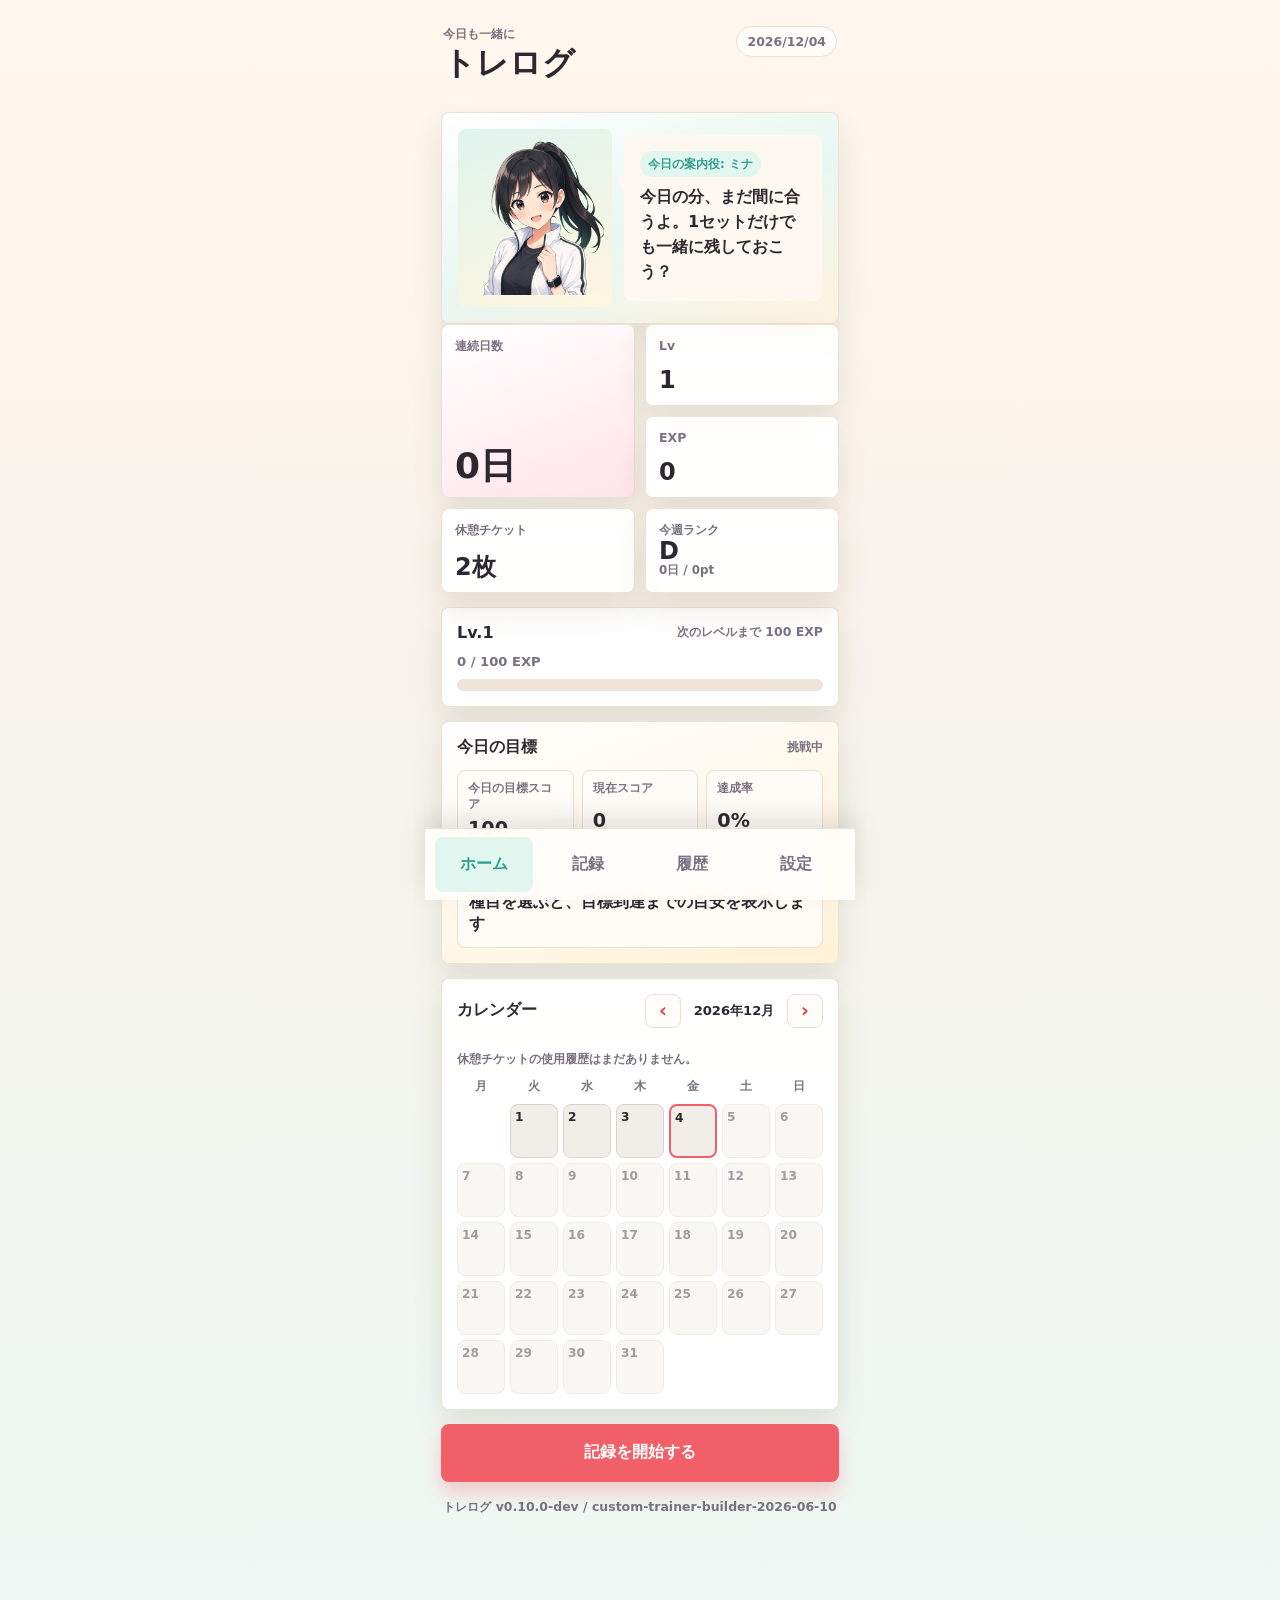
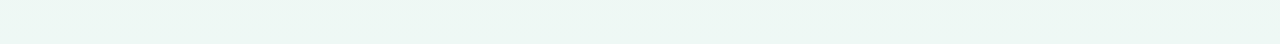
<file: index.html>
<!DOCTYPE html>
<html lang="ja">
<head>
  <meta charset="UTF-8">
  <meta name="viewport" content="width=device-width, initial-scale=1.0, viewport-fit=cover">
  <meta name="theme-color" content="#2f9f8f">
  <title>トレログ</title>
  <link rel="manifest" href="manifest.json">
  <link rel="stylesheet" href="style.css">
</head>
<body>
  <main class="app-shell">
    <section id="home-view" class="app-view active" data-view="home" aria-labelledby="home-title">
    <header class="app-header">
      <div>
        <p class="eyebrow">今日も一緒に</p>
        <h1 id="home-title">トレログ</h1>
      </div>
      <p id="today-label" class="today-label">α版</p>
    </header>

    <section class="trainer-area home-trainer-area" aria-label="トレーナーヒーロー">
      <div class="trainer-visual home-trainer-visual" aria-hidden="true">
        <img id="home-trainer-image" class="trainer-image hidden" alt="">
        <div class="trainer-face">
          <span class="trainer-eye"></span>
          <span class="trainer-eye"></span>
          <span class="trainer-smile"></span>
        </div>
      </div>
      <div class="speech-bubble home-speech-bubble">
        <span id="home-trainer-label" class="home-trainer-label">今日の案内役</span>
        <p id="trainer-comment">準備できたら、好きな音楽を流して始めよう。今日は軽めでも続けたら勝ちだよ。</p>
      </div>
    </section>

    <section class="dashboard" aria-label="ダッシュボード">
      <div class="status-card status-card-large">
        <span>連続日数</span>
        <strong id="streak-days">0日</strong>
      </div>
      <div class="status-card">
        <span>Lv</span>
        <strong id="level-display">1</strong>
      </div>
      <div class="status-card">
        <span>EXP</span>
        <strong id="total-exp">0</strong>
      </div>
      <div class="status-card">
        <span>休憩チケット</span>
        <strong id="rest-tickets">2枚</strong>
      </div>
      <div class="status-card">
        <span>今週ランク</span>
        <strong id="weekly-rank">D</strong>
        <small id="weekly-rank-detail">0日 / 0pt</small>
      </div>
    </section>

    <section class="panel level-progress-panel" aria-label="レベル進捗">
      <div class="section-heading">
        <h2 id="level-progress-title">Lv.1</h2>
        <span id="next-level-exp">次のレベルまで 100 EXP</span>
      </div>
      <div class="level-exp-row">
        <span id="level-exp-text">0 / 100 EXP</span>
      </div>
      <div class="level-progress-bar" aria-hidden="true">
        <span id="level-progress-fill"></span>
      </div>
    </section>

    <section class="panel goal-card" aria-labelledby="goal-title">
      <div class="section-heading">
        <h2 id="goal-title">今日の目標</h2>
        <span id="goal-status">あと少し</span>
      </div>
      <div class="goal-grid">
        <div>
          <span>今日の目標スコア</span>
          <strong id="target-score">100</strong>
        </div>
        <div>
          <span>現在スコア</span>
          <strong id="current-score">0</strong>
        </div>
        <div>
          <span>達成率</span>
          <strong id="achievement-rate">0%</strong>
        </div>
      </div>
      <div class="goal-tip">
        <span>おすすめ目安</span>
        <p id="goal-recommendation">腕立て10回 + ストレッチ5分</p>
      </div>
    </section>

    <section class="panel calendar-panel" aria-labelledby="calendar-title">
      <div class="section-heading calendar-heading">
        <h2 id="calendar-title">カレンダー</h2>
        <div class="calendar-controls">
          <button id="calendar-prev-month" type="button" aria-label="前月">‹</button>
          <span id="calendar-month-label">----</span>
          <button id="calendar-next-month" type="button" aria-label="次月">›</button>
        </div>
      </div>
      <p id="recent-rest-event" class="recent-rest-event">休憩チケットの使用履歴はまだありません。</p>
      <div class="calendar-weekdays" aria-hidden="true">
        <span>月</span>
        <span>火</span>
        <span>水</span>
        <span>木</span>
        <span>金</span>
        <span>土</span>
        <span>日</span>
      </div>
      <div id="continuity-calendar" class="continuity-calendar" aria-label="継続カレンダー"></div>
    </section>

    <div class="home-action">
      <button id="home-start-record-button" class="primary-button" type="button">記録を開始する</button>
    </div>
    </section>

    <section id="record-view" class="app-view" data-view="record" aria-labelledby="record-view-title">
      <div class="view-heading">
        <p class="eyebrow">今日のトレーニング</p>
        <h2 id="record-view-title">記録</h2>
      </div>

    <section class="panel" aria-labelledby="record-title">
      <div class="section-heading">
        <h2 id="record-title">種目ログ入力</h2>
      </div>
      <label class="field-label" for="exercise-select">記録する種目</label>
      <select id="exercise-select" class="select-field">
        <option value="">種目を選択</option>
        <option value="腕立て">腕立て</option>
        <option value="腹筋">腹筋</option>
        <option value="スクワット">スクワット</option>
        <option value="プランク">プランク</option>
        <option value="ストレッチ">ストレッチ</option>
        <option value="custom">その他 / 新規追加</option>
      </select>
      <div id="custom-exercise-area" class="custom-exercise-area hidden">
        <label class="field-label" for="custom-exercise-name">新しい種目名</label>
        <input id="custom-exercise-name" class="text-field" type="text" placeholder="例: 背筋">
      </div>

      <fieldset class="record-type-group">
        <legend>記録方式</legend>
        <label><input type="radio" name="record-type" value="time" checked> 時間</label>
        <label><input type="radio" name="record-type" value="reps"> 回数</label>
      </fieldset>
      <p id="record-mode-hint" class="record-mode-hint">種目を選ぶと、使える記録方式を表示します。</p>

      <label id="record-amount-label" class="field-label" for="record-amount">時間</label>
      <div class="input-row">
        <input id="record-amount" type="number" min="0" inputmode="numeric" placeholder="15">
        <span id="record-unit">分</span>
      </div>

      <div class="timer-card" aria-label="タイマー">
        <span>タイマー</span>
        <strong id="timer-display">00:00</strong>
      </div>

      <fieldset class="effort-group">
        <legend>きつさ</legend>
        <label><input type="radio" name="effort" value="1"> 1</label>
        <label><input type="radio" name="effort" value="2"> 2</label>
        <label><input type="radio" name="effort" value="3" checked> 3</label>
        <label><input type="radio" name="effort" value="4"> 4</label>
        <label><input type="radio" name="effort" value="5"> 5</label>
      </fieldset>
    </section>

    <section class="panel" aria-labelledby="music-title">
      <div class="section-heading">
        <h2 id="music-title">音楽</h2>
      </div>
      <label class="file-picker" for="music-file">
        <span>音楽ファイルを選択</span>
        <small id="music-file-name">未選択</small>
      </label>
      <input id="music-file" class="visually-hidden" type="file" accept="audio/*">
      <button id="play-music-button" class="secondary-button" type="button">音楽再生</button>
      <label class="loop-toggle" for="music-loop-toggle">
        <input id="music-loop-toggle" type="checkbox">
        ループ再生
      </label>
      <audio id="music-player"></audio>
    </section>

    <div class="action-area">
      <button id="start-workout-button" class="primary-button" type="button">筋トレ開始</button>
      <button id="save-record-button" class="save-button" type="button">種目ログを保存</button>
      <p id="form-message" class="form-message" aria-live="polite"></p>
    </div>
    </section>

    <section id="history-view" class="app-view" data-view="history" aria-labelledby="history-view-title">
      <div class="view-heading">
        <p class="eyebrow">積み上げを確認</p>
        <h2 id="history-view-title">履歴</h2>
      </div>

    <section class="panel history-panel" aria-labelledby="history-title">
      <div class="section-heading">
        <h2 id="history-title">履歴</h2>
      </div>
      <div id="empty-history" class="empty-history">
        <p>まだ記録はありません。</p>
        <span>記録すると年・月・日・種目ごとにまとまります。</span>
      </div>
      <ul id="history-list" class="history-list"></ul>
      <div id="rest-dates" class="rest-dates"></div>
    </section>
    </section>

    <section id="settings-view" class="app-view" data-view="settings" aria-labelledby="settings-view-title">
      <div class="view-heading">
        <p class="eyebrow">開発用</p>
        <h2 id="settings-view-title">設定</h2>
      </div>

    <div class="settings-accordion">
      <details class="settings-section" data-settings-section="app-update">
        <summary class="settings-section-summary">
          <span class="settings-section-title">
            <strong>アプリ更新</strong>
            <small>バージョン確認とキャッシュ更新</small>
          </span>
        </summary>
        <div class="settings-section-body">
    <section class="panel app-info-panel" aria-labelledby="app-info-title">
      <div class="section-heading">
        <h2 id="app-info-title">アプリ情報</h2>
      </div>
      <p id="app-version-text" class="app-version-text">トレログ</p>
      <p class="settings-description">
        Discord内ブラウザでは古い表示が残ることがあります。スマホ確認はSafari/Chrome本体で開くのがおすすめです。
      </p>
      <p class="settings-description">
        古い画面が出る場合は、まず「アプリ更新を確認」またはデバッグ内の「アプリキャッシュを削除して再読み込み」を使ってください。
      </p>
      <div class="settings-actions">
        <button id="check-app-update-button" class="secondary-button" type="button">アプリ更新を確認</button>
      </div>
      <p id="app-update-status" class="settings-description">サイトデータ削除は記録・設定・カスタム画像も消えるため、通常の更新確認には使わないでください。</p>
    </section>

        </div>
      </details>
      <details class="settings-section" data-settings-section="basic" open>
        <summary class="settings-section-summary">
          <span class="settings-section-title">
            <strong>基本設定</strong>
            <small>今日の目標スコアと評価プロファイル</small>
          </span>
        </summary>
        <div class="settings-section-body">
    <section class="panel settings-panel settings-basic-panel" aria-labelledby="basic-settings-title">
      <div class="section-heading">
        <h2 id="basic-settings-title">基本設定</h2>
      </div>
      <div class="settings-basic-grid">
        <div class="settings-basic-item">
          <span>今日の目標スコア</span>
          <strong id="settings-goal-score-display">100 pt</strong>
          <small>変更はスコア調整で行えます。</small>
        </div>
        <div class="settings-basic-item">
          <span>現在のビルド</span>
          <strong id="settings-build-display">トレログ</strong>
          <small>更新操作は「アプリ更新」にまとめています。</small>
        </div>
      </div>
    </section>

    <section class="panel settings-panel" aria-labelledby="evaluation-profile-title">
      <div class="section-heading">
        <h2 id="evaluation-profile-title">評価レベル</h2>
      </div>
      <label class="field-label" for="evaluation-profile-select">現在の評価レベル</label>
      <select id="evaluation-profile-select" class="select-field">
        <option value="beginner">初心者</option>
        <option value="standard">標準</option>
        <option value="experienced">慣れている</option>
        <option value="hard">高負荷向け</option>
      </select>
      <p id="evaluation-profile-description" class="settings-description">
        初心者は軽い運動も評価されやすく、高負荷向けは少し厳しめに評価されます。
      </p>
    </section>

        </div>
      </details>
      <details class="settings-section" data-settings-section="counseling">
        <summary class="settings-section-summary">
          <span class="settings-section-title">
            <strong>カウンセリング</strong>
            <small>質問、提案生成、設定適用</small>
          </span>
        </summary>
        <div class="settings-section-body">
    <section class="panel counseling-panel" aria-labelledby="counseling-title">
      <div class="section-heading">
        <h2 id="counseling-title">カウンセリング</h2>
        <span class="dev-scoring-status">v1 ルールベース</span>
      </div>
      <p class="settings-description">
        運動経験や目的から、今日の目標スコアと種目ごとのスコア係数を提案します。提案は編集してから適用できます。
      </p>

      <form id="counseling-form" class="counseling-form">
        <label class="field-label" for="counseling-experience">運動経験</label>
        <select id="counseling-experience" class="select-field">
          <option value="beginner">初心者</option>
          <option value="standard">標準</option>
          <option value="experienced">慣れている</option>
          <option value="hard">高負荷向け</option>
        </select>

        <label class="field-label" for="counseling-goal">目的</label>
        <select id="counseling-goal" class="select-field">
          <option value="continuity">継続重視</option>
          <option value="diet">ダイエット</option>
          <option value="strength">筋力アップ</option>
          <option value="stamina">体力作り</option>
          <option value="habit">軽い習慣化</option>
        </select>

        <div class="counseling-grid">
          <label>
            <span>週に何日くらい運動したいか</span>
            <select id="counseling-weekly-days" class="select-field">
              <option value="1-2">1〜2日</option>
              <option value="3-4" selected>3〜4日</option>
              <option value="5+">5日以上</option>
            </select>
          </label>
          <label>
            <span>1回あたりの運動時間</span>
            <select id="counseling-session-length" class="select-field">
              <option value="3">3分</option>
              <option value="5" selected>5分</option>
              <option value="10">10分</option>
              <option value="15">15分以上</option>
            </select>
          </label>
        </div>

        <label class="field-label" for="counseling-strictness">きつめの評価が好きか</label>
        <select id="counseling-strictness" class="select-field">
          <option value="loose">ゆるめに評価してほしい</option>
          <option value="standard" selected>標準</option>
          <option value="strict">厳しめに評価してほしい</option>
        </select>

        <div class="counseling-menu-groups">
          <fieldset>
            <legend>得意メニュー</legend>
            <label><input type="checkbox" name="counseling-good-menu" value="pushup"> 腕立て</label>
            <label><input type="checkbox" name="counseling-good-menu" value="abs"> 腹筋</label>
            <label><input type="checkbox" name="counseling-good-menu" value="squat"> スクワット</label>
            <label><input type="checkbox" name="counseling-good-menu" value="plank"> プランク</label>
            <label><input type="checkbox" name="counseling-good-menu" value="stretch"> ストレッチ</label>
          </fieldset>
          <fieldset>
            <legend>苦手メニュー</legend>
            <label><input type="checkbox" name="counseling-weak-menu" value="pushup"> 腕立て</label>
            <label><input type="checkbox" name="counseling-weak-menu" value="abs"> 腹筋</label>
            <label><input type="checkbox" name="counseling-weak-menu" value="squat"> スクワット</label>
            <label><input type="checkbox" name="counseling-weak-menu" value="plank"> プランク</label>
            <label><input type="checkbox" name="counseling-weak-menu" value="stretch"> ストレッチ</label>
          </fieldset>
        </div>

        <div class="settings-actions counseling-actions">
          <button id="generate-counseling-button" class="primary-button" type="button">提案を作成</button>
          <button id="discard-counseling-button" class="secondary-button" type="button">結果を破棄</button>
        </div>
      </form>

      <div id="counseling-result" class="counseling-result hidden" aria-live="polite"></div>

      <div class="settings-actions counseling-actions">
        <button id="apply-counseling-button" class="save-button" type="button" disabled>この設定を適用</button>
        <button id="reset-counseling-default-button" class="secondary-button" type="button">デフォルト設定に戻す</button>
      </div>
      <p id="counseling-status" class="settings-description">まだ提案は作成されていません。</p>
    </section>

        </div>
      </details>
      <details class="settings-section" data-settings-section="scoring">
        <summary class="settings-section-summary">
          <span class="settings-section-title">
            <strong>スコア調整</strong>
            <small>係数、目標、プレビュー、JSON</small>
          </span>
        </summary>
        <div class="settings-section-body">
    <section class="panel score-config-panel" aria-labelledby="score-config-title">
      <div class="section-heading">
        <h2 id="score-config-title">スコア調整</h2>
        <span id="dev-scoring-status" class="dev-scoring-status">デフォルト設定</span>
      </div>
      <p class="settings-description">
        開発中だけ使う一時設定です。変更内容はこのブラウザのlocalStorageに保存されます。
      </p>

      <div id="score-config-fields" class="score-config-fields"></div>

      <div class="score-preview">
        <h3>テスト計算</h3>
        <label class="field-label" for="score-preview-exercise">種目</label>
        <select id="score-preview-exercise" class="select-field"></select>

        <label class="field-label" for="score-preview-mode">記録方式</label>
        <select id="score-preview-mode" class="select-field">
          <option value="time">time / 分</option>
          <option value="reps">reps / 回</option>
        </select>

        <label class="field-label" for="score-preview-amount">値</label>
        <input id="score-preview-amount" class="score-config-input" type="number" min="0" step="0.1" value="5">

        <label class="field-label" for="score-preview-intensity">きつさ</label>
        <select id="score-preview-intensity" class="select-field">
          <option value="1">1</option>
          <option value="2">2</option>
          <option value="3" selected>3</option>
          <option value="4">4</option>
          <option value="5">5</option>
        </select>

        <label class="field-label" for="score-preview-profile">評価プロファイル</label>
        <select id="score-preview-profile" class="select-field">
          <option value="beginner">初心者</option>
          <option value="standard" selected>標準</option>
          <option value="experienced">慣れている</option>
          <option value="hard">高負荷向け</option>
        </select>

        <div id="score-preview-result" class="score-preview-result"></div>
      </div>

      <div class="score-config-json-area">
        <div class="debug-actions">
          <button id="copy-score-config-button" type="button">設定JSONをコピー</button>
          <button id="reset-score-config-button" type="button">デフォルトに戻す</button>
        </div>
        <pre id="score-config-json"></pre>
      </div>
    </section>

        </div>
      </details>
      <details class="settings-section" data-settings-section="trainer">
        <summary class="settings-section-summary">
          <span class="settings-section-title">
            <strong>トレーナー設定</strong>
            <small>選択、説明、カスタム画像</small>
          </span>
        </summary>
        <div class="settings-section-body">
    <section class="panel trainer-selection-panel" aria-labelledby="trainer-selection-title">
      <div class="section-heading">
        <h2 id="trainer-selection-title">トレーナー選択</h2>
        <span id="selected-trainer-status" class="dev-scoring-status">ミナ</span>
      </div>
      <p class="settings-description">
        一緒に続けたいプリセットトレーナーを選べます。カスタム画像を設定している場合、画像はカスタム差分が優先されます。
      </p>
      <p id="custom-image-priority-note" class="trainer-priority-note">
        プリセット画像を表示しています。カスタム画像を設定すると、画像だけカスタム差分が優先されます。
      </p>
      <div class="trainer-selection-preview">
        <div class="trainer-visual trainer-selection-visual" aria-hidden="true">
          <img id="selected-trainer-preview-image" class="trainer-image hidden" alt="">
          <div class="trainer-face">
            <span class="trainer-eye"></span>
            <span class="trainer-eye"></span>
            <span class="trainer-smile"></span>
          </div>
        </div>
        <div>
          <strong id="selected-trainer-name">ミナ</strong>
          <p id="selected-trainer-tone" class="settings-description">明るく優しい</p>
          <p id="selected-trainer-description" class="settings-description">やさしい標準トレーナー。</p>
        </div>
      </div>
      <label class="field-label" for="trainer-select">プリセットトレーナー</label>
      <select id="trainer-select" class="select-field"></select>
      <div class="settings-actions">
        <button id="apply-trainer-button" class="save-button" type="button">このトレーナーにする</button>
      </div>
    </section>

    <section class="panel custom-trainer-builder-panel" aria-labelledby="custom-trainer-builder-title">
      <div class="section-heading">
        <h2 id="custom-trainer-builder-title">カスタムトレーナー作成</h2>
        <span id="custom-trainer-profile-status" class="dev-scoring-status">未作成</span>
      </div>
      <p class="settings-description">
        LLMは使わず、入力内容とテンプレートからセリフを作ります。画像は既存のカスタム画像設定から変更できます。
      </p>
      <div class="custom-trainer-form">
        <label class="field-label" for="custom-trainer-name">トレーナー名</label>
        <input id="custom-trainer-name" class="text-field" type="text" maxlength="24" placeholder="例：ユイ">

        <label class="field-label" for="custom-trainer-description">説明文</label>
        <textarea id="custom-trainer-description" class="text-field custom-trainer-textarea" maxlength="120" rows="3" placeholder="例：静かに寄り添って、毎日の継続を支えてくれるトレーナー"></textarea>

        <div class="custom-trainer-grid">
          <label>
            <span>口調タイプ</span>
            <select id="custom-trainer-tone-type" class="select-field">
              <option value="gentle">やさしい</option>
              <option value="serious">まじめ</option>
              <option value="hot">熱血</option>
              <option value="cool">クール</option>
              <option value="gal">ギャル</option>
              <option value="free">自由入力</option>
            </select>
          </label>
          <label>
            <span>一人称</span>
            <select id="custom-trainer-first-person" class="select-field">
              <option value="私">私</option>
              <option value="わたし">わたし</option>
              <option value="ボク">ボク</option>
              <option value="俺">俺</option>
              <option value="free">自由入力</option>
            </select>
          </label>
          <label id="custom-trainer-first-person-free-row" class="hidden">
            <span>一人称 自由入力</span>
            <input id="custom-trainer-first-person-free" class="text-field" type="text" maxlength="12" placeholder="例：あたし">
          </label>
          <label>
            <span>ユーザーの呼び方</span>
            <select id="custom-trainer-user-call-name" class="select-field">
              <option value="あなた">あなた</option>
              <option value="キミ">キミ</option>
              <option value="君">君</option>
              <option value="マスター">マスター</option>
              <option value="free">自由入力</option>
            </select>
          </label>
          <label id="custom-trainer-user-call-free-row" class="hidden">
            <span>呼び方 自由入力</span>
            <input id="custom-trainer-user-call-free" class="text-field" type="text" maxlength="16" placeholder="例：相棒">
          </label>
          <label>
            <span>励まし方</span>
            <select id="custom-trainer-coaching-style" class="select-field">
              <option value="gentle_push">優しく背中を押す</option>
              <option value="specific">具体的に指示する</option>
              <option value="cheerful">元気に盛り上げる</option>
              <option value="watchful">静かに見守る</option>
              <option value="strict">厳しめに促す</option>
            </select>
          </label>
        </div>

        <label class="field-label" for="custom-trainer-tone-text">自由入力の口調メモ</label>
        <textarea id="custom-trainer-tone-text" class="text-field custom-trainer-textarea" maxlength="140" rows="3" placeholder="自由入力を選んだ場合の話し方メモ。例：短く、落ち着いた言い方。語尾はやわらかめ。"></textarea>
      </div>
      <div class="settings-actions">
        <button id="preview-custom-trainer-button" class="secondary-button" type="button">プレビュー更新</button>
        <button id="save-custom-trainer-button" class="save-button" type="button">カスタムトレーナーを保存</button>
        <button id="select-custom-trainer-button" class="secondary-button" type="button">カスタムトレーナーを選択</button>
        <button id="reset-custom-trainer-button" class="secondary-button" type="button">設定をリセット</button>
      </div>
      <div class="custom-trainer-preview-lines" aria-live="polite">
        <h3>口調プレビュー</h3>
        <dl id="custom-trainer-preview-lines"></dl>
      </div>
      <p id="custom-trainer-builder-message" class="settings-description"></p>
    </section>

    <section class="panel trainer-settings-panel" aria-labelledby="trainer-settings-title">
      <div class="section-heading">
        <h2 id="trainer-settings-title">トレーナー画像設定</h2>
        <span id="custom-trainer-status" class="dev-scoring-status">デフォルト</span>
      </div>
      <div id="custom-trainer-slots" class="custom-trainer-slots">
        <section class="custom-trainer-slot" data-trainer-slot="custom_default" aria-labelledby="custom-trainer-default-title">
          <div class="section-heading">
            <h3 id="custom-trainer-default-title">通常画像</h3>
            <span class="dev-scoring-status" data-trainer-slot-status>デフォルト</span>
          </div>
          <div class="custom-trainer-preview">
            <div class="trainer-visual custom-trainer-preview-visual" aria-hidden="true">
              <img class="trainer-image hidden" alt="" data-trainer-slot-preview>
              <div class="trainer-face">
                <span class="trainer-eye"></span>
                <span class="trainer-eye"></span>
                <span class="trainer-smile"></span>
              </div>
            </div>
            <div>
              <strong data-trainer-slot-file-name>未設定</strong>
              <p class="settings-description" data-trainer-slot-meta>ホーム、通常時に使います。</p>
            </div>
          </div>
          <label class="file-picker">
            <span>画像ファイルを選択</span>
            <small data-trainer-slot-selected-name>未選択</small>
            <input class="visually-hidden" type="file" accept="image/png,image/jpeg,image/webp" data-trainer-slot-input>
          </label>
          <div class="settings-actions">
            <button class="save-button" type="button" data-trainer-slot-apply>適用</button>
            <button class="secondary-button" type="button" data-trainer-slot-delete>削除 / デフォルトに戻す</button>
          </div>
        </section>

        <section class="custom-trainer-slot" data-trainer-slot="custom_cheer" aria-labelledby="custom-trainer-cheer-title">
          <div class="section-heading">
            <h3 id="custom-trainer-cheer-title">応援画像</h3>
            <span class="dev-scoring-status" data-trainer-slot-status>デフォルト</span>
          </div>
          <div class="custom-trainer-preview">
            <div class="trainer-visual custom-trainer-preview-visual" aria-hidden="true">
              <img class="trainer-image hidden" alt="" data-trainer-slot-preview>
              <div class="trainer-face">
                <span class="trainer-eye"></span>
                <span class="trainer-eye"></span>
                <span class="trainer-smile"></span>
              </div>
            </div>
            <div>
              <strong data-trainer-slot-file-name>未設定</strong>
              <p class="settings-description" data-trainer-slot-meta>セッション中、応援中に使います。</p>
            </div>
          </div>
          <label class="file-picker">
            <span>画像ファイルを選択</span>
            <small data-trainer-slot-selected-name>未選択</small>
            <input class="visually-hidden" type="file" accept="image/png,image/jpeg,image/webp" data-trainer-slot-input>
          </label>
          <div class="settings-actions">
            <button class="save-button" type="button" data-trainer-slot-apply>適用</button>
            <button class="secondary-button" type="button" data-trainer-slot-delete>削除 / デフォルトに戻す</button>
          </div>
        </section>

        <section class="custom-trainer-slot" data-trainer-slot="custom_result" aria-labelledby="custom-trainer-result-title">
          <div class="section-heading">
            <h3 id="custom-trainer-result-title">祝福画像</h3>
            <span class="dev-scoring-status" data-trainer-slot-status>デフォルト</span>
          </div>
          <div class="custom-trainer-preview">
            <div class="trainer-visual custom-trainer-preview-visual" aria-hidden="true">
              <img class="trainer-image hidden" alt="" data-trainer-slot-preview>
              <div class="trainer-face">
                <span class="trainer-eye"></span>
                <span class="trainer-eye"></span>
                <span class="trainer-smile"></span>
              </div>
            </div>
            <div>
              <strong data-trainer-slot-file-name>未設定</strong>
              <p class="settings-description" data-trainer-slot-meta>リザルト、目標達成、レベルアップ時に使います。</p>
            </div>
          </div>
          <label class="file-picker">
            <span>画像ファイルを選択</span>
            <small data-trainer-slot-selected-name>未選択</small>
            <input class="visually-hidden" type="file" accept="image/png,image/jpeg,image/webp" data-trainer-slot-input>
          </label>
          <div class="settings-actions">
            <button class="save-button" type="button" data-trainer-slot-apply>適用</button>
            <button class="secondary-button" type="button" data-trainer-slot-delete>削除 / デフォルトに戻す</button>
          </div>
        </section>

        <section class="custom-trainer-slot" data-trainer-slot="custom_rest" aria-labelledby="custom-trainer-rest-title">
          <div class="section-heading">
            <h3 id="custom-trainer-rest-title">休憩画像</h3>
            <span class="dev-scoring-status" data-trainer-slot-status>デフォルト</span>
          </div>
          <div class="custom-trainer-preview">
            <div class="trainer-visual custom-trainer-preview-visual" aria-hidden="true">
              <img class="trainer-image hidden" alt="" data-trainer-slot-preview>
              <div class="trainer-face">
                <span class="trainer-eye"></span>
                <span class="trainer-eye"></span>
                <span class="trainer-smile"></span>
              </div>
            </div>
            <div>
              <strong data-trainer-slot-file-name>未設定</strong>
              <p class="settings-description" data-trainer-slot-meta>一時停止、休憩、休憩チケット使用時に使います。</p>
            </div>
          </div>
          <label class="file-picker">
            <span>画像ファイルを選択</span>
            <small data-trainer-slot-selected-name>未選択</small>
            <input class="visually-hidden" type="file" accept="image/png,image/jpeg,image/webp" data-trainer-slot-input>
          </label>
          <div class="settings-actions">
            <button class="save-button" type="button" data-trainer-slot-apply>適用</button>
            <button class="secondary-button" type="button" data-trainer-slot-delete>削除 / デフォルトに戻す</button>
          </div>
        </section>
      </div>
      <div class="settings-actions">
        <button id="delete-all-custom-trainers-button" class="secondary-button" type="button">すべてデフォルトに戻す</button>
      </div>
      <p class="settings-description">
        この画像はこの端末のブラウザ内に保存されます。GitHubにはアップロードされません。
        ブラウザのサイトデータを削除すると、この画像も消えます。必要ならバックアップしてください。
      </p>
    </section>

        </div>
      </details>
      <details class="settings-section" data-settings-section="data">
        <summary class="settings-section-summary">
          <span class="settings-section-title">
            <strong>データ管理</strong>
            <small>バックアップ作成と復元</small>
          </span>
        </summary>
        <div class="settings-section-body">
    <section class="panel backup-panel" aria-labelledby="backup-title">
      <div class="section-heading">
        <h2 id="backup-title">データバックアップ</h2>
      </div>
      <p class="settings-description">
        タブを閉じるだけでは記録は消えませんが、ブラウザのサイトデータ削除やDevToolsのClear site dataを行うと、記録・設定・カスタム画像が消えます。必要に応じてバックアップしてください。
      </p>
      <p class="settings-description">
        軽量バックアップはファイルサイズが小さいですが、カスタムトレーナー画像本体は復元できません。
        完全バックアップは画像本体も含むためファイルサイズが大きくなりますが、画像も復元できます。
      </p>
      <div class="settings-actions">
        <button id="export-light-backup-button" class="save-button" type="button">軽量バックアップをエクスポート</button>
        <button id="export-full-backup-button" class="save-button" type="button">完全バックアップをエクスポート</button>
        <label class="backup-import-picker" for="import-backup-file">JSONバックアップを読み込む</label>
      </div>
      <input id="import-backup-file" class="visually-hidden" type="file" accept="application/json,.json">
      <p id="backup-status" class="settings-description">通常は軽量バックアップ、端末移行や完全復元には完全バックアップを使ってください。</p>
    </section>

        </div>
      </details>
      <details class="settings-section" data-settings-section="debug">
        <summary class="settings-section-summary">
          <span class="settings-section-title">
            <strong>デバッグ</strong>
            <small>開発者向け操作と保存状態確認</small>
          </span>
        </summary>
        <div class="settings-section-body">
    <section id="debug-panel" class="debug-panel">
        <div class="debug-actions">
          <button id="debug-clear-records" type="button">記録データを削除</button>
          <button id="debug-clear-state" type="button">状態データを削除</button>
          <button id="debug-clear-all" type="button">全データを削除</button>
          <button id="debug-add-rest-ticket" type="button">休憩チケット +1</button>
          <button id="debug-zero-rest-ticket" type="button">休憩チケットを0にする</button>
        </div>
        <div class="debug-date-row">
          <input id="debug-test-date" type="date">
          <button id="debug-add-date-record" type="button">任意の日付のテスト記録を追加</button>
        </div>
        <div class="debug-date-row">
          <input id="debug-continuity-date" type="date">
          <button id="debug-set-record-date" type="button">指定日を記録日にする</button>
          <button id="debug-set-rest-date" type="button">指定日を休憩日にする</button>
        </div>
        <div class="debug-actions">
          <button id="debug-streak-plus-one" type="button">連続記録 +1日</button>
          <button id="debug-streak-minus-one" type="button">連続記録 -1日</button>
          <button id="debug-clear-yesterday" type="button">昨日を未記録状態にする</button>
          <button id="debug-run-continuity-check" type="button">休憩チケット日跨ぎ判定を手動実行</button>
          <button id="debug-add-yesterday-record" type="button">昨日のテスト記録を追加</button>
          <button id="debug-add-three-days-record" type="button">3日前のテスト記録を追加</button>
          <button id="debug-refresh-storage" type="button">localStorage内容を表示</button>
          <button id="debug-clear-app-cache" type="button">アプリキャッシュを削除して再読み込み</button>
        </div>
        <p class="settings-description">
          筋トレ記録・設定・カスタム画像は削除せず、アプリ本体のキャッシュだけを削除します。
        </p>
        <p id="debug-app-version" class="settings-description">トレログ</p>
        <pre id="debug-storage-output"></pre>
    </section>
        </div>
      </details>
    </div>
    </section>
    <p id="app-version-footer" class="app-version-footer">トレログ</p>
  </main>

  <nav class="bottom-nav" aria-label="画面切り替え">
    <button class="nav-button active" type="button" data-view-target="home" aria-current="page">ホーム</button>
    <button class="nav-button" type="button" data-view-target="record">記録</button>
    <button class="nav-button" type="button" data-view-target="history">履歴</button>
    <button class="nav-button" type="button" data-view-target="settings">設定</button>
  </nav>

  <section id="session-overlay" class="session-overlay hidden" aria-labelledby="session-title" aria-modal="true" role="dialog">
    <div class="session-screen">
      <header class="session-header">
        <span>セッション中</span>
        <strong id="session-state-label">筋トレ中</strong>
      </header>

      <div class="session-trainer session-hero">
        <div class="trainer-visual session-trainer-visual" aria-hidden="true">
          <img id="session-trainer-image" class="trainer-image hidden" alt="">
          <div class="trainer-face">
            <span class="trainer-eye"></span>
            <span class="trainer-eye"></span>
            <span class="trainer-smile"></span>
          </div>
        </div>
        <div class="speech-bubble session-speech">
          <p id="session-trainer-comment">スタート！今の種目に集中しよう。</p>
        </div>
      </div>

      <section class="session-main session-focus-card" aria-labelledby="session-title">
        <div>
          <span>現在の種目</span>
          <h2 id="session-title">未選択</h2>
          <p id="session-record-type">時間</p>
        </div>
        <strong id="session-timer-display">00:00</strong>
      </section>

      <section id="session-reps-panel" class="session-reps-panel hidden" aria-labelledby="session-reps-title">
        <label id="session-reps-title" for="session-reps-input">今回の回数</label>
        <div class="session-reps-input-row">
          <input id="session-reps-input" type="number" min="0" inputmode="numeric" placeholder="10">
          <span>回</span>
        </div>
        <div class="session-reps-buttons">
          <button class="session-reps-add-button" type="button" data-reps-add="1">+1</button>
          <button class="session-reps-add-button" type="button" data-reps-add="5">+5</button>
          <button class="session-reps-add-button" type="button" data-reps-add="10">+10</button>
          <button id="session-reps-clear-button" type="button">クリア</button>
        </div>
      </section>

      <details class="session-details">
        <summary>詳細</summary>
        <section class="session-stats" aria-label="今日の進捗">
          <div>
            <span>今日の見込みスコア</span>
            <strong><span id="session-current-score">0</span> / <span id="session-target-score">100</span></strong>
            <small id="session-projected-score">見込み 0pt</small>
          </div>
          <div>
            <span>目標到達まで</span>
            <strong id="session-goal-recommendation">種目を選択</strong>
          </div>
        </section>

        <section class="session-music-panel" aria-labelledby="session-music-title">
          <span id="session-music-title">音楽</span>
          <strong id="session-music-file-name">未選択</strong>
          <label class="session-loop-toggle" for="session-music-loop-toggle">
            <input id="session-music-loop-toggle" type="checkbox">
            ループ再生
          </label>
          <div class="session-music-actions">
            <label class="session-music-picker" for="music-file">音楽ファイル選択</label>
            <button id="session-music-toggle-button" type="button">再生</button>
          </div>
        </section>
      </details>

      <div class="session-actions">
        <button id="session-pause-button" class="secondary-button" type="button">一時停止</button>
        <button id="session-save-button" class="save-button" type="button">記録して終了</button>
        <button id="session-cancel-button" class="session-cancel-button" type="button">キャンセル</button>
      </div>
    </div>
  </section>

  <section id="result-overlay" class="result-overlay hidden" aria-labelledby="result-title" aria-modal="true" role="dialog">
    <div id="result-screen" class="result-screen">
      <div class="result-celebration" aria-hidden="true">
        <span></span>
        <span></span>
        <span></span>
        <span></span>
        <span></span>
        <span></span>
        <span></span>
        <span></span>
        <span></span>
        <span></span>
        <span></span>
        <span></span>
      </div>

      <header class="result-header">
        <span>トレーニング完了</span>
        <h2 id="result-title">ナイス記録！</h2>
      </header>

      <div class="result-trainer">
        <div class="trainer-visual result-trainer-visual" aria-hidden="true">
          <img id="result-trainer-image" class="trainer-image hidden" alt="">
          <div class="trainer-face">
            <span class="trainer-eye"></span>
            <span class="trainer-eye"></span>
            <span class="trainer-smile"></span>
          </div>
        </div>
        <div class="speech-bubble result-speech">
          <p id="result-trainer-comment">記録できたよ。今日の積み上げ、ちゃんと残ったね。</p>
        </div>
      </div>

      <div id="result-badge-list" class="result-badge-list" aria-label="達成バッジ"></div>

      <h3 class="result-section-title">今回の記録</h3>
      <section class="result-summary" aria-label="記録内容">
        <div>
          <span>種目</span>
          <strong id="result-exercise-name">-</strong>
        </div>
        <div>
          <span>記録</span>
          <strong id="result-record-value">-</strong>
        </div>
        <div>
          <span>きつさ</span>
          <strong id="result-effort">-</strong>
        </div>
      </section>

      <h3 class="result-section-title">獲得報酬</h3>
      <section class="result-score-grid" aria-label="獲得結果">
        <div>
          <span>スコア</span>
          <strong id="result-score">0</strong>
        </div>
        <div>
          <span>EXP</span>
          <strong id="result-exp">0</strong>
        </div>
      </section>

      <h3 class="result-section-title">今日の進捗</h3>
      <section class="result-progress result-progress-single" aria-label="今日の進捗">
        <div>
          <span>今日のスコア</span>
          <strong><span id="result-today-score">0</span> / <span id="result-target-score">100</span></strong>
          <small id="result-achievement-rate">達成率 0%</small>
          <small id="result-goal-status">挑戦中</small>
        </div>
      </section>

      <h3 class="result-section-title">成長</h3>
      <section class="result-progress result-progress-single" aria-label="成長">
        <div class="result-exp-panel">
          <span>レベル</span>
          <strong id="result-level">Lv.1</strong>
          <small id="result-level-change">Lv.1 → Lv.1</small>
          <div class="result-exp-details" aria-label="EXP変化">
            <span>記録前 <strong id="result-exp-before">0</strong></span>
            <span>獲得 <strong id="result-exp-gain">+0</strong></span>
            <span>記録後 <strong id="result-exp-after">0</strong></span>
          </div>
          <div class="result-exp-gauge" aria-hidden="true">
            <div id="result-exp-gauge-fill" class="result-exp-gauge-fill"></div>
          </div>
          <small id="result-exp-gauge-label">0 / 100 EXP</small>
          <small id="result-next-level-exp">次のレベルまで 100 EXP</small>
        </div>
      </section>

      <div id="result-bonus-list" class="result-bonus-list"></div>

      <button id="result-ok-button" class="primary-button" type="button">OK</button>
    </div>
  </section>

  <script src="app.js"></script>
  <script>
    if ("serviceWorker" in navigator) {
      window.addEventListener("load", () => {
        navigator.serviceWorker.register("./service-worker.js").catch(() => {
          console.log("Service worker registration failed.");
        });
      });
    }
  </script>
</body>
</html>
</file>
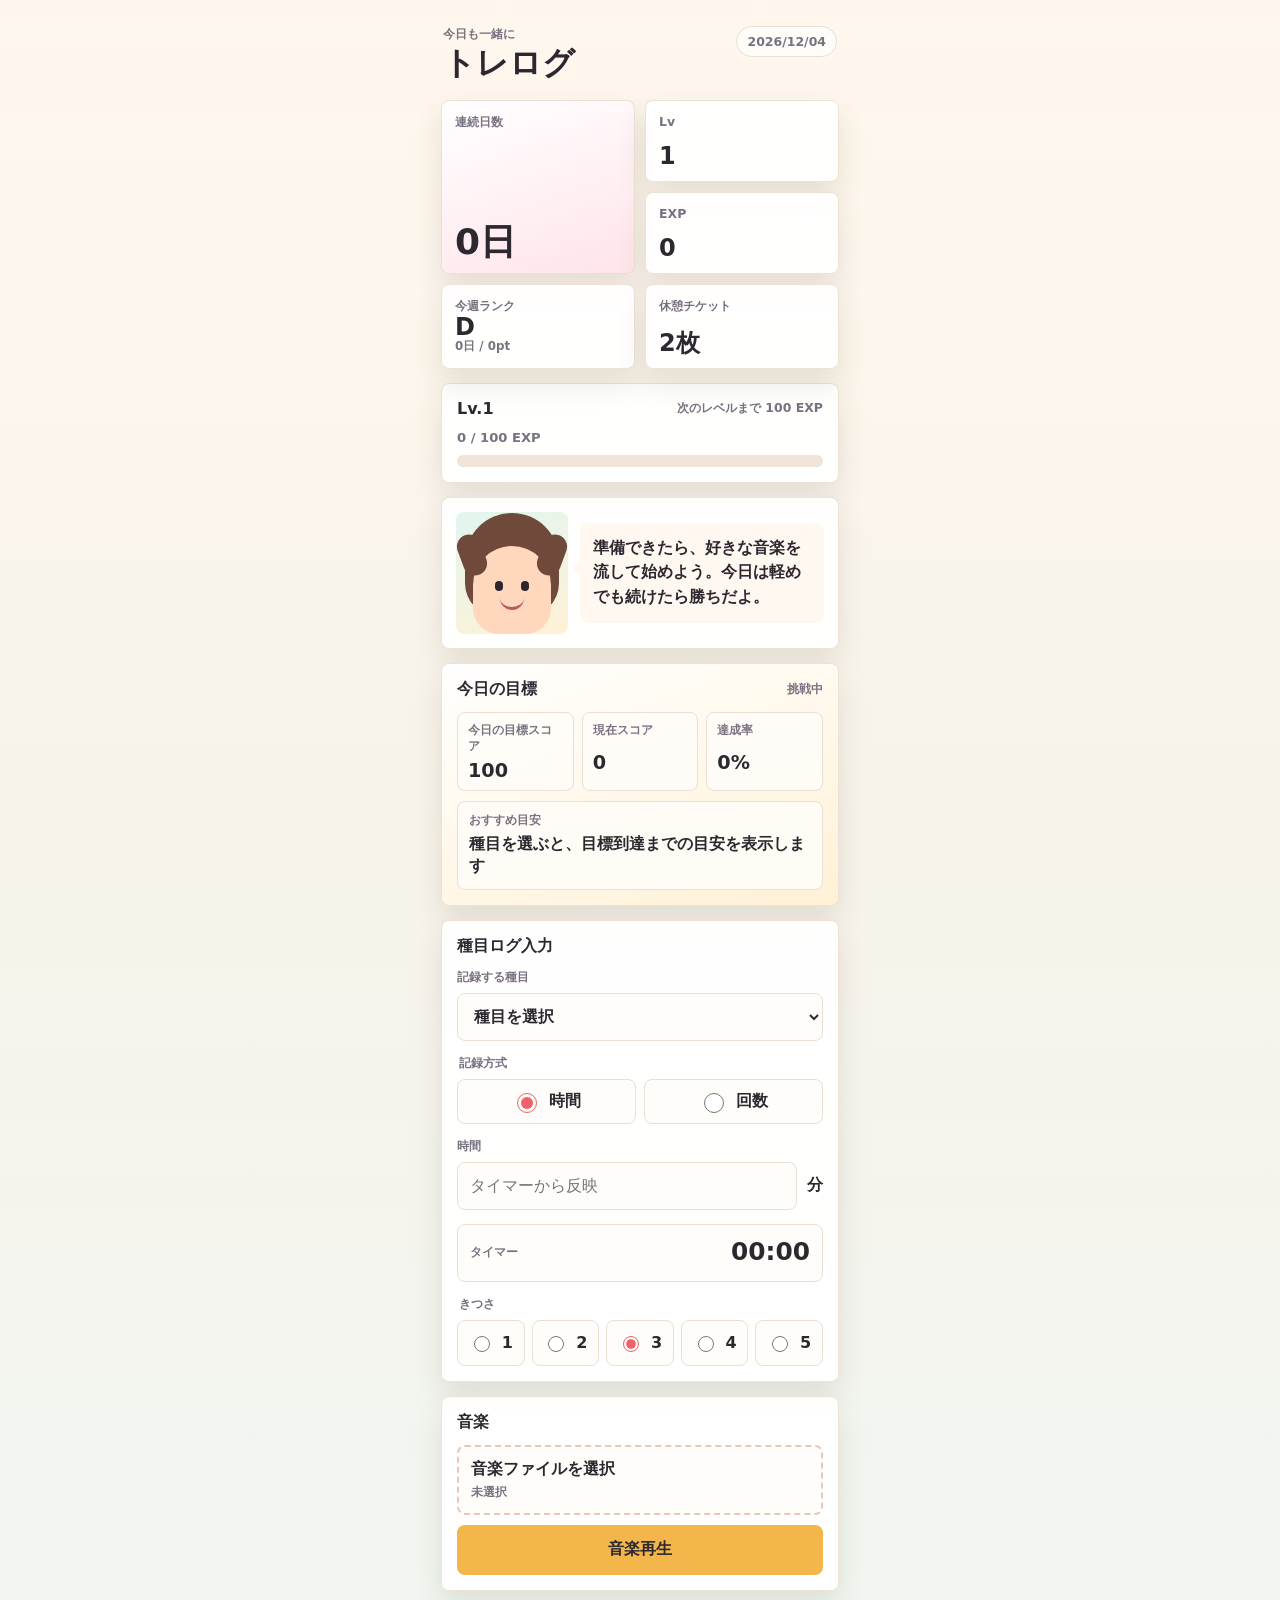
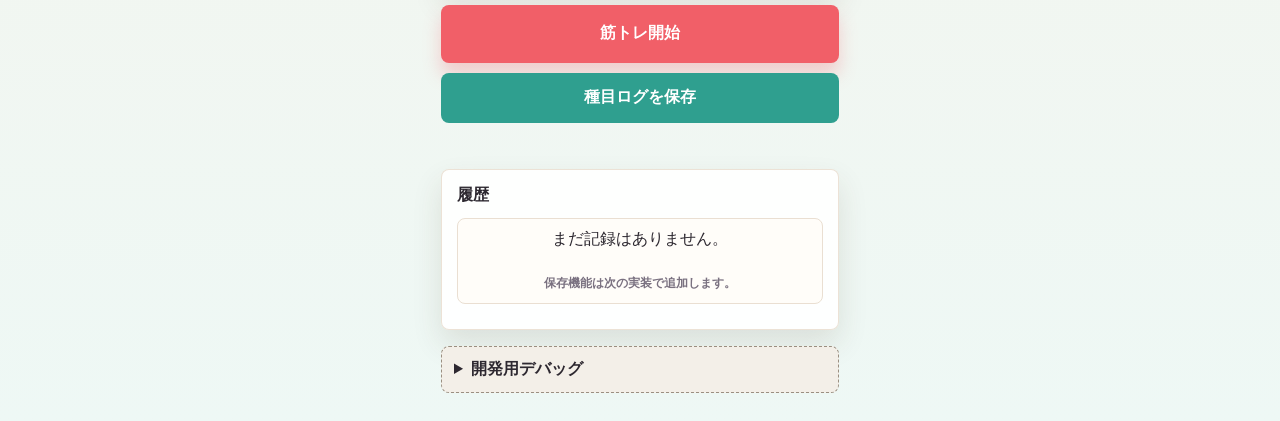
<file: src/index.html>
<!DOCTYPE html>
<html lang="ja">
<head>
  <meta charset="UTF-8">
  <meta name="viewport" content="width=device-width, initial-scale=1.0">
  <meta name="theme-color" content="#2f9f8f">
  <title>トレログ</title>
  <link rel="manifest" href="manifest.json">
  <link rel="stylesheet" href="style.css">
</head>
<body>
  <main class="app-shell">
    <header class="app-header">
      <div>
        <p class="eyebrow">今日も一緒に</p>
        <h1>トレログ</h1>
      </div>
      <p id="today-label" class="today-label">α版</p>
    </header>

    <section class="dashboard" aria-label="ダッシュボード">
      <div class="status-card status-card-large">
        <span>連続日数</span>
        <strong id="streak-days">0日</strong>
      </div>
      <div class="status-card">
        <span>Lv</span>
        <strong id="level-display">1</strong>
      </div>
      <div class="status-card">
        <span>EXP</span>
        <strong id="total-exp">0</strong>
      </div>
      <div class="status-card">
        <span>今週ランク</span>
        <strong id="weekly-rank">D</strong>
        <small id="weekly-rank-detail">0日 / 0pt</small>
      </div>
      <div class="status-card">
        <span>休憩チケット</span>
        <strong id="rest-tickets">2枚</strong>
      </div>
    </section>

    <section class="panel level-progress-panel" aria-label="レベル進捗">
      <div class="section-heading">
        <h2 id="level-progress-title">Lv.1</h2>
        <span id="next-level-exp">次のレベルまで 100 EXP</span>
      </div>
      <div class="level-exp-row">
        <span id="level-exp-text">0 / 100 EXP</span>
      </div>
      <div class="level-progress-bar" aria-hidden="true">
        <span id="level-progress-fill"></span>
      </div>
    </section>

    <section class="trainer-area" aria-label="トレーナー">
      <div class="trainer-visual" aria-hidden="true">
        <div class="trainer-face">
          <span class="trainer-eye"></span>
          <span class="trainer-eye"></span>
          <span class="trainer-smile"></span>
        </div>
      </div>
      <div class="speech-bubble">
        <p id="trainer-comment">準備できたら、好きな音楽を流して始めよう。今日は軽めでも続けたら勝ちだよ。</p>
      </div>
    </section>

    <section class="panel goal-card" aria-labelledby="goal-title">
      <div class="section-heading">
        <h2 id="goal-title">今日の目標</h2>
        <span id="goal-status">あと少し</span>
      </div>
      <div class="goal-grid">
        <div>
          <span>今日の目標スコア</span>
          <strong id="target-score">100</strong>
        </div>
        <div>
          <span>現在スコア</span>
          <strong id="current-score">0</strong>
        </div>
        <div>
          <span>達成率</span>
          <strong id="achievement-rate">0%</strong>
        </div>
      </div>
      <div class="goal-tip">
        <span>おすすめ目安</span>
        <p id="goal-recommendation">腕立て10回 + ストレッチ5分</p>
      </div>
    </section>

    <section class="panel" aria-labelledby="record-title">
      <div class="section-heading">
        <h2 id="record-title">種目ログ入力</h2>
      </div>
      <label class="field-label" for="exercise-select">記録する種目</label>
      <select id="exercise-select" class="select-field">
        <option value="">種目を選択</option>
        <option value="腕立て">腕立て</option>
        <option value="腹筋">腹筋</option>
        <option value="スクワット">スクワット</option>
        <option value="プランク">プランク</option>
        <option value="ストレッチ">ストレッチ</option>
        <option value="custom">その他 / 新規追加</option>
      </select>
      <div id="custom-exercise-area" class="custom-exercise-area hidden">
        <label class="field-label" for="custom-exercise-name">新しい種目名</label>
        <input id="custom-exercise-name" class="text-field" type="text" placeholder="例: 背筋">
      </div>

      <fieldset class="record-type-group">
        <legend>記録方式</legend>
        <label><input type="radio" name="record-type" value="time" checked> 時間</label>
        <label><input type="radio" name="record-type" value="reps"> 回数</label>
      </fieldset>

      <label id="record-amount-label" class="field-label" for="record-amount">時間</label>
      <div class="input-row">
        <input id="record-amount" type="number" min="0" inputmode="numeric" placeholder="15">
        <span id="record-unit">分</span>
      </div>

      <div class="timer-card" aria-label="タイマー">
        <span>タイマー</span>
        <strong id="timer-display">00:00</strong>
      </div>

      <fieldset class="effort-group">
        <legend>きつさ</legend>
        <label><input type="radio" name="effort" value="1"> 1</label>
        <label><input type="radio" name="effort" value="2"> 2</label>
        <label><input type="radio" name="effort" value="3" checked> 3</label>
        <label><input type="radio" name="effort" value="4"> 4</label>
        <label><input type="radio" name="effort" value="5"> 5</label>
      </fieldset>
    </section>

    <section class="panel" aria-labelledby="music-title">
      <div class="section-heading">
        <h2 id="music-title">音楽</h2>
      </div>
      <label class="file-picker" for="music-file">
        <span>音楽ファイルを選択</span>
        <small id="music-file-name">未選択</small>
      </label>
      <input id="music-file" class="visually-hidden" type="file" accept="audio/*">
      <button id="play-music-button" class="secondary-button" type="button">音楽再生</button>
      <audio id="music-player"></audio>
    </section>

    <div class="action-area">
      <button id="start-workout-button" class="primary-button" type="button">筋トレ開始</button>
      <button id="save-record-button" class="save-button" type="button">種目ログを保存</button>
      <p id="form-message" class="form-message" aria-live="polite"></p>
    </div>

    <section class="panel history-panel" aria-labelledby="history-title">
      <div class="section-heading">
        <h2 id="history-title">履歴</h2>
      </div>
      <div id="empty-history" class="empty-history">
        <p>まだ記録はありません。</p>
        <span>保存機能は次の実装で追加します。</span>
      </div>
      <ul id="history-list" class="history-list"></ul>
      <div id="rest-dates" class="rest-dates"></div>
    </section>

    <section id="debug-panel" class="debug-panel">
      <details>
        <summary>開発用デバッグ</summary>
        <div class="debug-actions">
          <button id="debug-clear-records" type="button">記録データを削除</button>
          <button id="debug-clear-state" type="button">状態データを削除</button>
          <button id="debug-clear-all" type="button">全データを削除</button>
          <button id="debug-add-rest-ticket" type="button">休憩チケット +1</button>
          <button id="debug-zero-rest-ticket" type="button">休憩チケットを0にする</button>
        </div>
        <div class="debug-date-row">
          <input id="debug-test-date" type="date">
          <button id="debug-add-date-record" type="button">任意の日付のテスト記録を追加</button>
        </div>
        <div class="debug-actions">
          <button id="debug-add-yesterday-record" type="button">昨日のテスト記録を追加</button>
          <button id="debug-add-three-days-record" type="button">3日前のテスト記録を追加</button>
          <button id="debug-refresh-storage" type="button">localStorage内容を表示</button>
        </div>
        <pre id="debug-storage-output"></pre>
      </details>
    </section>
  </main>

  <script src="app.js"></script>
  <script>
    if ("serviceWorker" in navigator) {
      window.addEventListener("load", () => {
        navigator.serviceWorker.register("./service-worker.js").catch(() => {
          console.log("Service worker registration failed.");
        });
      });
    }
  </script>
</body>
</html>
</file>
<file: style.css>
:root {
  --bg: #f7f3ea;
  --surface: #ffffff;
  --ink: #2d2830;
  --muted: #7a7180;
  --line: #eadfd2;
  --primary: #f15f68;
  --primary-dark: #d8424e;
  --secondary: #2f9f8f;
  --accent: #f3b64b;
  --soft-pink: #ffe4ea;
  --soft-green: #e1f6ef;
  --shadow: 0 14px 30px rgba(75, 55, 35, 0.12);
  --bottom-nav-height: 72px;
  --safe-bottom-space: env(safe-area-inset-bottom, 0px);
  --mobile-browser-bottom-buffer: 72px;
}

* {
  box-sizing: border-box;
}

body {
  margin: 0;
  min-height: 100vh;
  min-height: 100svh;
  min-height: 100dvh;
  background:
    linear-gradient(180deg, #fff7ed 0%, var(--bg) 42%, #eef8f5 100%);
  color: var(--ink);
  font-family: system-ui, -apple-system, BlinkMacSystemFont, "Segoe UI", sans-serif;
  letter-spacing: 0;
}

button,
input,
select {
  font: inherit;
  font-size: 1rem;
}

button {
  touch-action: manipulation;
  user-select: none;
  -webkit-user-select: none;
}

.app-shell {
  width: min(100%, 430px);
  min-height: 100vh;
  min-height: 100svh;
  min-height: 100dvh;
  margin: 0 auto;
  padding: 20px 16px calc(var(--bottom-nav-height) + var(--safe-bottom-space) + 56px);
}

.app-view {
  display: none;
}

.app-view.active {
  display: block;
}

.view-heading {
  display: grid;
  gap: 4px;
  padding: 6px 2px 4px;
}

.view-heading h2 {
  font-size: 1.55rem;
}

.home-action {
  margin-top: 14px;
}

.app-header {
  display: flex;
  align-items: flex-start;
  justify-content: space-between;
  gap: 16px;
  padding: 6px 2px 18px;
}

.eyebrow,
.today-label {
  margin: 0;
  color: var(--muted);
  font-size: 0.78rem;
  font-weight: 700;
}

h1,
h2,
p {
  margin: 0;
}

h1 {
  margin-top: 2px;
  font-size: 2rem;
  line-height: 1.15;
}

h2 {
  font-size: 1rem;
}

.today-label {
  padding: 7px 10px;
  border: 1px solid var(--line);
  border-radius: 999px;
  background: rgba(255, 255, 255, 0.7);
}

.dashboard {
  display: grid;
  grid-template-columns: repeat(2, minmax(0, 1fr));
  gap: 10px;
}

.status-card,
.panel,
.trainer-area {
  border: 1px solid rgba(234, 223, 210, 0.9);
  background: rgba(255, 255, 255, 0.92);
  box-shadow: var(--shadow);
}

.status-card {
  min-height: 82px;
  display: flex;
  flex-direction: column;
  justify-content: space-between;
  padding: 13px;
  border-radius: 8px;
}

.status-card-large {
  grid-row: span 2;
  min-height: 174px;
  background: linear-gradient(160deg, #ffffff 0%, var(--soft-pink) 100%);
}

.status-card span,
.section-heading span,
.field-label,
.file-picker small,
.empty-history span {
  color: var(--muted);
  font-size: 0.78rem;
  font-weight: 700;
}

.status-card strong {
  font-size: 1.5rem;
  line-height: 1;
}

.status-card small {
  color: var(--muted);
  font-size: 0.74rem;
  font-weight: 700;
}

.status-card-large strong {
  font-size: 2.25rem;
}

.calendar-panel {
  display: grid;
  gap: 10px;
}

.calendar-heading {
  align-items: center;
}

.calendar-controls {
  display: grid;
  grid-template-columns: 36px minmax(92px, 1fr) 36px;
  align-items: center;
  gap: 6px;
  min-width: 178px;
}

.calendar-controls button {
  width: 36px;
  min-height: 34px;
  border: 1px solid var(--line);
  border-radius: 8px;
  background: #fffdf9;
  color: var(--primary-dark);
  font-size: 1.2rem;
  font-weight: 900;
  touch-action: manipulation;
}

.calendar-controls span {
  color: var(--ink);
  font-size: 0.82rem;
  font-weight: 900;
  text-align: center;
}

.recent-rest-event {
  margin: 0;
  color: var(--muted);
  font-size: 0.78rem;
  font-weight: 800;
  line-height: 1.5;
}

.calendar-weekdays,
.continuity-calendar {
  display: grid;
  grid-template-columns: repeat(7, minmax(0, 1fr));
  gap: 5px;
}

.calendar-weekdays span {
  color: var(--muted);
  font-size: 0.72rem;
  font-weight: 900;
  text-align: center;
}

.calendar-day {
  position: relative;
  min-height: 54px;
  display: grid;
  grid-template-rows: auto 1fr auto;
  gap: 2px;
  border: 1px solid #ddd3c7;
  border-radius: 8px;
  padding: 6px 4px;
  background: #f1eee9;
  color: var(--ink);
  overflow: hidden;
}

.calendar-day.is-recorded {
  border-color: rgba(47, 159, 143, 0.45);
  background: #e1f6ef;
}

.calendar-day.is-rest {
  border-color: rgba(74, 129, 196, 0.45);
  background: #e7f0ff;
}

.calendar-day.is-future {
  opacity: 0.45;
}

.calendar-day.is-today {
  border-width: 2px;
  border-color: var(--primary);
}

.calendar-day.is-empty {
  border-color: transparent;
  background: transparent;
}

.calendar-date {
  font-size: 0.76rem;
  font-weight: 900;
  line-height: 1;
}

.calendar-score {
  align-self: end;
  font-size: 0.68rem;
  font-weight: 900;
  line-height: 1.15;
}

.calendar-mark {
  min-height: 14px;
  color: var(--primary-dark);
  font-size: 0.68rem;
  font-weight: 900;
  line-height: 1.1;
}

.trainer-area {
  display: grid;
  grid-template-columns: 112px 1fr;
  gap: 12px;
  align-items: center;
  margin-top: 14px;
  padding: 14px;
  border-radius: 8px;
}

.home-trainer-area {
  grid-template-columns: 1fr;
  justify-items: center;
  margin-top: 12px;
  padding: 16px;
  background: linear-gradient(160deg, #ffffff 0%, #e8f7f2 52%, #fff3df 100%);
}

.trainer-visual {
  position: relative;
  height: 122px;
  display: grid;
  place-items: end center;
  border-radius: 8px;
  background: linear-gradient(160deg, var(--soft-green), #fff1d6);
  overflow: hidden;
}

.home-trainer-visual {
  width: min(100%, 220px);
  height: 168px;
  background: linear-gradient(160deg, #dff4ef 0%, #fff6df 100%);
}

.trainer-image {
  position: absolute;
  inset: 0;
  width: 100%;
  height: 100%;
  object-fit: cover;
}

.home-trainer-visual .trainer-image {
  object-fit: contain;
}

.trainer-image.hidden {
  display: none;
}

.trainer-visual.has-image .trainer-face {
  display: none;
}

.trainer-face {
  position: relative;
  width: 78px;
  height: 88px;
  border-radius: 42px 42px 28px 28px;
  background: #ffd7bc;
  box-shadow: 0 -25px 0 8px #6f4a3a;
}

.trainer-face::before,
.trainer-face::after {
  content: "";
  position: absolute;
  top: -12px;
  width: 24px;
  height: 42px;
  border-radius: 20px;
  background: #6f4a3a;
}

.trainer-face::before {
  left: -13px;
  transform: rotate(-20deg);
}

.trainer-face::after {
  right: -13px;
  transform: rotate(20deg);
}

.trainer-eye {
  position: absolute;
  top: 35px;
  width: 8px;
  height: 10px;
  border-radius: 999px;
  background: var(--ink);
}

.trainer-eye:first-child {
  left: 22px;
}

.trainer-eye:nth-child(2) {
  right: 22px;
}

.trainer-smile {
  position: absolute;
  left: 50%;
  bottom: 24px;
  width: 24px;
  height: 12px;
  border-bottom: 3px solid #b45b66;
  border-radius: 0 0 18px 18px;
  transform: translateX(-50%);
}

.speech-bubble {
  position: relative;
  padding: 13px;
  border-radius: 8px;
  background: #fff8f0;
  line-height: 1.55;
  font-weight: 700;
}

.home-speech-bubble {
  width: 100%;
  padding: 16px;
  font-size: 1rem;
}

.home-trainer-label {
  display: inline-flex;
  align-items: center;
  min-height: 24px;
  margin-bottom: 8px;
  padding: 4px 8px;
  border-radius: 999px;
  background: var(--soft-green);
  color: var(--secondary);
  font-size: 0.74rem;
  font-weight: 900;
}

.home-speech-bubble::before {
  left: 50%;
  top: -8px;
  border-right: 8px solid transparent;
  border-bottom: 8px solid #fff8f0;
  border-left: 8px solid transparent;
  border-top: 0;
  transform: translateX(-50%);
}

.speech-bubble::before {
  content: "";
  position: absolute;
  left: -8px;
  top: 38px;
  border-top: 8px solid transparent;
  border-bottom: 8px solid transparent;
  border-right: 8px solid #fff8f0;
}

@media (min-width: 420px) {
  .home-trainer-area {
    grid-template-columns: 154px 1fr;
    justify-items: stretch;
  }

  .home-trainer-visual {
    width: 100%;
    height: 178px;
  }

  .home-speech-bubble::before {
    left: -8px;
    top: 38px;
    border-top: 8px solid transparent;
    border-bottom: 8px solid transparent;
    border-right: 8px solid #fff8f0;
    border-left: 0;
    transform: none;
  }
}

.panel {
  margin-top: 14px;
  padding: 15px;
  border-radius: 8px;
}

.section-heading {
  display: flex;
  align-items: center;
  justify-content: space-between;
  gap: 12px;
  margin-bottom: 12px;
}

.effort-group label,
.record-type-group label {
  display: flex;
  align-items: center;
  gap: 9px;
  min-height: 44px;
  padding: 10px 12px;
  border: 1px solid var(--line);
  border-radius: 8px;
  background: #fffdf9;
  font-weight: 700;
}

input[type="radio"] {
  width: 20px;
  height: 20px;
  accent-color: var(--primary);
}

.goal-card {
  background: linear-gradient(160deg, #ffffff 0%, #fff1d6 100%);
}

.level-progress-panel {
  background: rgba(255, 255, 255, 0.92);
}

.level-exp-row {
  display: flex;
  justify-content: space-between;
  color: var(--muted);
  font-size: 0.82rem;
  font-weight: 800;
}

.level-progress-bar {
  height: 12px;
  margin-top: 10px;
  border-radius: 999px;
  background: #efe4d7;
  overflow: hidden;
}

.level-progress-bar span {
  display: block;
  width: 0%;
  height: 100%;
  border-radius: inherit;
  background: linear-gradient(90deg, var(--primary), var(--accent));
  transition: width 0.25s ease;
}

.goal-grid {
  display: grid;
  grid-template-columns: repeat(3, 1fr);
  gap: 8px;
  margin-bottom: 10px;
}

.goal-grid div,
.goal-tip,
.timer-card {
  border: 1px solid var(--line);
  border-radius: 8px;
  background: rgba(255, 253, 249, 0.9);
}

.goal-grid div {
  display: grid;
  gap: 6px;
  min-height: 72px;
  padding: 10px;
}

.goal-grid span,
.goal-tip span,
.timer-card span {
  color: var(--muted);
  font-size: 0.74rem;
  font-weight: 700;
}

.goal-grid strong {
  font-size: 1.2rem;
  line-height: 1;
}

.goal-tip {
  display: grid;
  gap: 4px;
  padding: 11px;
}

.goal-tip p {
  font-weight: 800;
  line-height: 1.4;
}

.field-label {
  display: block;
  margin-bottom: 7px;
}

.select-field,
.text-field {
  width: 100%;
  min-height: 48px;
  margin-bottom: 14px;
  border: 1px solid var(--line);
  border-radius: 8px;
  padding: 0 12px;
  background: #fffdf9;
  color: var(--ink);
  font-weight: 700;
}

.custom-exercise-area.hidden {
  display: none;
}

.input-row {
  display: grid;
  grid-template-columns: 1fr auto;
  gap: 10px;
  align-items: center;
  margin-bottom: 14px;
}

.input-row input {
  width: 100%;
  min-height: 48px;
  border: 1px solid var(--line);
  border-radius: 8px;
  padding: 0 12px;
  background: #fffdf9;
}

.input-row span {
  font-weight: 800;
}

.record-type-group {
  display: grid;
  grid-template-columns: repeat(2, 1fr);
  gap: 8px;
  margin: 0 0 14px;
  padding: 0;
  border: 0;
}

.record-type-group legend {
  grid-column: 1 / -1;
  margin-bottom: 7px;
  color: var(--muted);
  font-size: 0.78rem;
  font-weight: 700;
}

.record-type-group label {
  justify-content: center;
}

.record-type-group label.disabled {
  color: var(--muted);
  background: #f3efe8;
  opacity: 0.62;
}

.record-mode-hint {
  margin: -6px 0 14px;
  color: var(--muted);
  font-size: 0.86rem;
  font-weight: 700;
}

.settings-description {
  margin: -4px 0 0;
  color: var(--muted);
  font-size: 0.86rem;
  font-weight: 700;
  line-height: 1.55;
}

.settings-accordion {
  display: grid;
  gap: 12px;
}

.settings-section {
  overflow: hidden;
  border: 1px solid #ead9cb;
  border-radius: 8px;
  background: #fffaf4;
}

.settings-section[data-settings-section="basic"] {
  order: 1;
}

.settings-section[data-settings-section="trainer"] {
  order: 2;
}

.settings-section[data-settings-section="counseling"] {
  order: 3;
}

.settings-section[data-settings-section="scoring"] {
  order: 4;
}

.settings-section[data-settings-section="data"] {
  order: 5;
}

.settings-section[data-settings-section="app-update"] {
  order: 6;
}

.settings-section[data-settings-section="debug"] {
  order: 7;
}

.settings-section[open] {
  background: #fffdf9;
  box-shadow: 0 12px 28px rgba(93, 69, 49, 0.08);
}

.settings-section-summary {
  min-height: 58px;
  display: flex;
  align-items: center;
  justify-content: space-between;
  gap: 12px;
  padding: 12px 14px;
  cursor: pointer;
  list-style: none;
  user-select: none;
}

.settings-section-summary::-webkit-details-marker {
  display: none;
}

.settings-section-summary::after {
  flex: 0 0 auto;
  content: "開く";
  min-width: 42px;
  border-radius: 999px;
  background: #f2e6dc;
  color: #7a4b34;
  padding: 6px 9px;
  text-align: center;
  font-size: 0.75rem;
  font-weight: 900;
}

.settings-section[open] .settings-section-summary::after {
  content: "閉じる";
  background: #ffd7c4;
  color: #8f2f2f;
}

.settings-section-title {
  display: grid;
  gap: 3px;
}

.settings-section-title strong {
  color: var(--ink);
  font-size: 0.98rem;
  line-height: 1.25;
}

.settings-section-title small {
  color: var(--muted);
  font-size: 0.78rem;
  font-weight: 800;
  line-height: 1.35;
}

.settings-section-body {
  display: grid;
  gap: 12px;
  padding: 0 10px 12px;
}

.settings-section-body > .panel,
.settings-section-body > .debug-panel {
  margin: 0;
}

.settings-basic-grid {
  display: grid;
  grid-template-columns: repeat(2, minmax(0, 1fr));
  gap: 10px;
}

.settings-basic-item {
  display: grid;
  gap: 4px;
  min-width: 0;
  border-radius: 8px;
  background: #fff6ec;
  padding: 10px;
}

.settings-basic-item span,
.settings-basic-item small {
  color: var(--muted);
  font-size: 0.78rem;
  font-weight: 800;
  line-height: 1.35;
}

.settings-basic-item strong {
  color: #9a3830;
  font-size: 1.05rem;
  line-height: 1.25;
  overflow-wrap: anywhere;
}

.app-version-text,
.app-version-footer {
  color: var(--muted);
  font-size: 0.78rem;
  font-weight: 900;
  line-height: 1.45;
}

.app-version-text {
  padding: 10px;
  border: 1px solid var(--line);
  border-radius: 8px;
  background: #fffdf9;
  overflow-wrap: anywhere;
}

.app-version-footer {
  margin: 16px 0 0;
  text-align: center;
}

.dev-scoring-status {
  padding: 6px 9px;
  border-radius: 999px;
  background: #f3efe8;
  color: var(--muted);
  font-size: 0.74rem;
  font-weight: 900;
}

.dev-scoring-status.active {
  background: var(--soft-green);
  color: var(--secondary);
}

.score-config-fields,
.score-config-group,
.score-config-exercise-grid,
.score-preview,
.score-config-json-area {
  display: grid;
  gap: 12px;
}

.score-config-fields {
  margin-top: 14px;
}

.counseling-panel,
.counseling-form,
.counseling-result,
.counseling-editor,
.counseling-editor-group {
  display: grid;
  gap: 12px;
}

.counseling-grid,
.counseling-menu-groups,
.counseling-exercise-grid {
  display: grid;
  gap: 10px;
}

.counseling-grid,
.counseling-menu-groups {
  grid-template-columns: repeat(2, minmax(0, 1fr));
}

.counseling-grid label,
.counseling-editor label {
  display: grid;
  gap: 6px;
  color: var(--muted);
  font-size: 0.82rem;
  font-weight: 800;
}

.counseling-menu-groups fieldset {
  display: grid;
  gap: 8px;
  margin: 0;
  padding: 10px;
  border: 1px solid var(--line);
  border-radius: 8px;
  background: #fffdf9;
}

.counseling-menu-groups legend {
  padding: 0 4px;
  color: var(--ink);
  font-size: 0.84rem;
  font-weight: 900;
}

.counseling-menu-groups label {
  display: flex;
  align-items: center;
  gap: 7px;
  color: var(--muted);
  font-size: 0.82rem;
  font-weight: 800;
}

.counseling-menu-groups input {
  width: 18px;
  height: 18px;
}

.counseling-result {
  padding-top: 12px;
  border-top: 1px solid var(--line);
}

.counseling-summary {
  display: grid;
  gap: 6px;
  padding: 12px;
  border: 1px solid var(--line);
  border-radius: 8px;
  background: var(--soft-green);
}

.counseling-summary strong {
  color: var(--secondary);
  font-size: 0.98rem;
}

.counseling-summary span,
.counseling-summary small,
.counseling-summary p {
  color: var(--ink);
  font-size: 0.86rem;
  font-weight: 800;
  line-height: 1.55;
}

.counseling-summary small {
  color: var(--muted);
}

.counseling-guide-list {
  display: grid;
  gap: 8px;
  padding: 0;
  margin: 0;
  list-style: none;
}

.counseling-guide-list li {
  display: grid;
  gap: 4px;
  padding: 10px;
  border: 1px solid var(--line);
  border-radius: 8px;
  background: #fffdf9;
}

.counseling-guide-list strong {
  font-size: 0.9rem;
}

.counseling-guide-list span,
.counseling-guide-list small {
  color: var(--muted);
  font-size: 0.8rem;
  font-weight: 800;
  line-height: 1.45;
}

.counseling-exercise-card {
  display: grid;
  grid-template-columns: repeat(2, minmax(0, 1fr));
  gap: 8px;
  padding: 10px;
  border: 1px solid var(--line);
  border-radius: 8px;
  background: #fffdf9;
}

.counseling-exercise-card h4 {
  grid-column: 1 / -1;
}

.counseling-actions {
  margin-top: 0;
}

.score-config-group {
  padding-top: 10px;
  border-top: 1px solid var(--line);
}

.score-config-group h3,
.score-preview h3 {
  font-size: 1rem;
}

.score-config-grid,
.score-config-exercise {
  display: grid;
  grid-template-columns: repeat(2, minmax(0, 1fr));
  gap: 8px;
}

.score-config-exercise {
  padding: 10px;
  border: 1px solid var(--line);
  border-radius: 8px;
  background: #fffdf9;
}

.score-config-exercise h4 {
  grid-column: 1 / -1;
}

.score-config-grid label,
.score-config-exercise label,
.score-config-group > label {
  display: grid;
  gap: 5px;
  color: var(--muted);
  font-size: 0.78rem;
  font-weight: 800;
}

.score-config-input {
  width: 100%;
  min-height: 42px;
  border: 1px solid var(--line);
  border-radius: 8px;
  padding: 0 10px;
  background: #fffdf9;
  color: var(--ink);
  font: inherit;
  font-size: 1rem;
  font-weight: 800;
}

.score-preview {
  margin-top: 4px;
  padding-top: 12px;
  border-top: 1px solid var(--line);
}

.score-preview-result {
  display: grid;
  gap: 6px;
  padding: 12px;
  border-radius: 8px;
  background: #f3efe8;
}

.score-preview-result strong {
  color: var(--secondary);
  font-size: 1.35rem;
}

.score-preview-result span,
.score-preview-result code {
  overflow-wrap: anywhere;
  line-height: 1.45;
}

.score-preview-result code {
  color: var(--muted);
  font-size: 0.82rem;
  font-weight: 800;
}

.score-config-json-area {
  margin-top: 12px;
}

.score-config-json-area pre {
  max-height: 260px;
  overflow: auto;
  margin: 0;
  padding: 10px;
  border-radius: 8px;
  background: #2d2830;
  color: #fffdf9;
  font-size: 0.75rem;
  white-space: pre-wrap;
}

.trainer-selection-panel,
.trainer-settings-panel,
.backup-panel {
  display: grid;
  gap: 12px;
}

.trainer-selection-preview {
  display: grid;
  grid-template-columns: 108px 1fr;
  gap: 12px;
  align-items: center;
  padding: 10px;
  border: 1px solid var(--line);
  border-radius: 8px;
  background: #fffdf9;
}

.trainer-priority-note {
  margin: 0;
  padding: 10px;
  border: 1px solid rgba(234, 223, 210, 0.95);
  border-radius: 8px;
  background: #fff8ec;
  color: var(--muted);
  font-size: 0.82rem;
  font-weight: 800;
  line-height: 1.55;
}

.trainer-priority-note.active {
  border-color: rgba(241, 95, 104, 0.28);
  background: #fff0e8;
  color: var(--primary-dark);
}

.trainer-selection-visual {
  height: 118px;
}

.trainer-selection-visual .trainer-image {
  object-fit: contain;
}

.trainer-selection-preview strong {
  display: block;
  margin-bottom: 6px;
  font-size: 1.05rem;
}

.custom-trainer-builder-panel {
  display: grid;
  gap: 12px;
}

.custom-trainer-form {
  display: grid;
  gap: 10px;
}

.custom-trainer-grid {
  display: grid;
  grid-template-columns: repeat(2, minmax(0, 1fr));
  gap: 10px;
}

.custom-trainer-grid label {
  display: grid;
  gap: 6px;
  color: var(--muted);
  font-size: 0.82rem;
  font-weight: 900;
}

.custom-trainer-textarea {
  min-height: 78px;
  resize: vertical;
  line-height: 1.5;
}

.custom-trainer-preview-lines {
  display: grid;
  gap: 8px;
  border-radius: 8px;
  background: #fff6ec;
  padding: 12px;
}

.custom-trainer-preview-lines h3 {
  margin: 0;
  color: var(--ink);
  font-size: 0.95rem;
}

.custom-trainer-preview-lines dl {
  display: grid;
  gap: 8px;
  margin: 0;
}

.custom-trainer-preview-lines dl > div {
  display: grid;
  gap: 3px;
  border-top: 1px solid #ead9cb;
  padding-top: 8px;
}

.custom-trainer-preview-lines dt {
  color: #9a3830;
  font-size: 0.78rem;
  font-weight: 900;
}

.custom-trainer-preview-lines dd {
  margin: 0;
  color: var(--ink);
  font-size: 0.88rem;
  font-weight: 800;
  line-height: 1.5;
}

.custom-trainer-slots {
  display: grid;
  gap: 12px;
}

.custom-trainer-slot {
  display: grid;
  gap: 10px;
  padding: 12px;
  border: 1px solid var(--line);
  border-radius: 8px;
  background: #fffdf9;
}

.custom-trainer-slot h3 {
  margin: 0;
  font-size: 0.98rem;
}

.custom-trainer-preview {
  display: grid;
  grid-template-columns: 112px 1fr;
  gap: 12px;
  align-items: center;
}

.custom-trainer-preview-visual {
  height: 132px;
}

.custom-trainer-preview strong {
  display: block;
  margin-bottom: 6px;
  overflow-wrap: anywhere;
  font-size: 0.96rem;
}

.settings-actions {
  display: grid;
  grid-template-columns: repeat(2, minmax(0, 1fr));
  gap: 8px;
}

#delete-all-custom-trainers-button {
  grid-column: 1 / -1;
}

.backup-panel .settings-actions {
  grid-template-columns: 1fr;
}

.backup-import-picker {
  min-height: 50px;
  display: grid;
  place-items: center;
  border: 0;
  border-radius: 8px;
  background: var(--accent);
  color: var(--ink);
  font-weight: 900;
  text-align: center;
  cursor: pointer;
  touch-action: manipulation;
  user-select: none;
  -webkit-user-select: none;
}

.timer-card {
  display: flex;
  align-items: center;
  justify-content: space-between;
  gap: 12px;
  min-height: 58px;
  margin-bottom: 14px;
  padding: 11px 12px;
}

.timer-card strong {
  font-size: 1.55rem;
  line-height: 1;
  font-variant-numeric: tabular-nums;
}

.effort-group {
  display: grid;
  grid-template-columns: repeat(5, 1fr);
  gap: 7px;
  margin: 0;
  padding: 0;
  border: 0;
}

.effort-group legend {
  grid-column: 1 / -1;
  margin-bottom: 7px;
  color: var(--muted);
  font-size: 0.78rem;
  font-weight: 700;
}

.effort-group label {
  justify-content: center;
  min-height: 46px;
  padding: 8px 4px;
}

.effort-group input {
  width: 16px;
  height: 16px;
}

.file-picker {
  display: grid;
  gap: 4px;
  min-height: 64px;
  margin-bottom: 10px;
  padding: 12px;
  border: 2px dashed #e8c7b7;
  border-radius: 8px;
  background: #fffdf9;
  font-weight: 800;
}

.visually-hidden {
  position: absolute;
  width: 1px;
  height: 1px;
  padding: 0;
  overflow: hidden;
  clip: rect(0, 0, 0, 0);
  white-space: nowrap;
  border: 0;
}

.action-area {
  display: grid;
  gap: 10px;
  margin-top: 14px;
}

.primary-button,
.save-button,
.secondary-button {
  width: 100%;
  min-height: 50px;
  border: 0;
  border-radius: 8px;
  color: #ffffff;
  font-weight: 900;
  cursor: pointer;
}

.primary-button {
  min-height: 58px;
  background: var(--primary);
  box-shadow: 0 12px 18px rgba(241, 95, 104, 0.28);
}

.save-button {
  background: var(--secondary);
}

.save-button:disabled {
  background: #9db9b2;
  cursor: not-allowed;
  opacity: 0.75;
}

.secondary-button {
  color: var(--ink);
  background: var(--accent);
}

.form-message {
  min-height: 22px;
  color: var(--primary-dark);
  font-size: 0.86rem;
  font-weight: 800;
  text-align: center;
}

.form-message.success {
  color: var(--secondary);
}

.empty-history {
  min-height: 86px;
  display: grid;
  place-items: center;
  gap: 4px;
  border: 1px solid var(--line);
  border-radius: 8px;
  background: #fffdf9;
  text-align: center;
}

.empty-history.hidden {
  display: none;
}

.history-list,
.history-month-list,
.history-day-list,
.history-exercise-list {
  display: grid;
  margin: 0;
  padding: 0;
  list-style: none;
}

.history-list {
  gap: 10px;
}

.history-month-list,
.history-day-list,
.history-exercise-list {
  gap: 8px;
  margin-top: 8px;
}

.history-year-item,
.history-month-item,
.history-day-item,
.history-exercise-item {
  min-width: 0;
}

.history-year-item,
.history-month-item,
.history-day-item {
  display: grid;
  padding: 12px;
  border: 1px solid var(--line);
  border-radius: 8px;
  background: #fffdf9;
}

.history-month-item,
.history-day-item {
  padding: 10px;
  background: rgba(255, 255, 255, 0.72);
}

.history-exercise-item {
  padding: 10px;
  border: 1px solid rgba(234, 223, 210, 0.85);
  border-radius: 8px;
  background: rgba(225, 246, 239, 0.55);
  font-size: 0.86rem;
  font-weight: 800;
  line-height: 1.45;
}

.history-list summary {
  cursor: pointer;
  font-weight: 900;
  line-height: 1.45;
  overflow-wrap: anywhere;
  touch-action: manipulation;
  user-select: none;
  -webkit-user-select: none;
}

.history-day-item summary {
  color: var(--ink);
  font-size: 0.92rem;
}

.history-month-item summary,
.history-exercise-item {
  color: var(--muted);
}

.history-year-item > details > summary {
  font-size: 1rem;
}

.history-month-item > details > summary {
  font-size: 0.94rem;
}

.rest-dates {
  display: grid;
  gap: 6px;
  margin-top: 10px;
}

.rest-dates span {
  color: var(--muted);
  font-size: 0.78rem;
  font-weight: 700;
}

.debug-panel {
  margin-top: 16px;
  border: 1px dashed #9b8f81;
  border-radius: 8px;
  background: #f3efe8;
  padding: 12px;
}

.debug-panel.hidden {
  display: none;
}

.debug-panel summary {
  cursor: pointer;
  font-weight: 900;
}

.debug-actions,
.debug-date-row {
  display: grid;
  gap: 8px;
  margin-top: 10px;
}

.debug-actions {
  grid-template-columns: repeat(2, minmax(0, 1fr));
}

.debug-date-row {
  grid-template-columns: 1fr;
}

.debug-panel button,
.debug-panel input,
.score-config-json-area button {
  min-height: 40px;
  border: 1px solid #cfc3b5;
  border-radius: 8px;
  padding: 0 10px;
  background: #fffdf9;
  color: var(--ink);
  font: inherit;
  font-weight: 800;
}

.debug-panel pre {
  max-height: 220px;
  overflow: auto;
  margin: 10px 0 0;
  padding: 10px;
  border-radius: 8px;
  background: #2d2830;
  color: #fffdf9;
  font-size: 0.75rem;
  white-space: pre-wrap;
}

.session-overlay,
.result-overlay {
  position: fixed;
  inset: 0;
  z-index: 20;
  display: grid;
  align-items: start;
  justify-items: center;
  height: 100vh;
  height: 100svh;
  height: 100dvh;
  min-height: 100vh;
  min-height: 100svh;
  min-height: 100dvh;
  overflow-y: auto;
  padding: 16px 16px calc(var(--mobile-browser-bottom-buffer) + var(--safe-bottom-space));
  background: rgba(45, 40, 48, 0.42);
  overscroll-behavior: contain;
  -webkit-overflow-scrolling: touch;
}

.session-overlay.hidden,
.result-overlay.hidden {
  display: none;
}

.session-screen,
.result-screen {
  width: min(100%, 430px);
  max-height: calc(100vh - 32px);
  max-height: calc(100svh - 32px - var(--safe-bottom-space));
  max-height: calc(100dvh - 32px - var(--safe-bottom-space));
  display: grid;
  gap: 12px;
  overflow-y: auto;
  padding: 16px 16px calc(var(--mobile-browser-bottom-buffer) + var(--safe-bottom-space));
  border-radius: 8px;
  background: linear-gradient(180deg, #fff7ed 0%, #eef8f5 100%);
  box-shadow: 0 20px 60px rgba(45, 40, 48, 0.26);
  overscroll-behavior: contain;
  -webkit-overflow-scrolling: touch;
}

.session-screen {
  gap: 10px;
}

.result-screen {
  position: relative;
  overflow-x: hidden;
  overflow-y: auto;
}

.result-screen.goal-complete,
.result-screen.level-up,
.result-screen.ticket-reward {
  animation: result-pop 0.28s ease-out;
}

.result-celebration {
  position: fixed;
  inset: 0;
  pointer-events: none;
  overflow: hidden;
  z-index: 0;
}

.result-screen > *:not(.result-celebration) {
  position: relative;
  z-index: 1;
}

.result-celebration span {
  position: absolute;
  top: -12vh;
  width: 12px;
  height: 28px;
  border-radius: 999px;
  background: var(--accent);
  opacity: 0;
  will-change: transform, opacity;
  --fall-drift: 0px;
}

.result-celebration span:nth-child(n + 4) {
  width: 9px;
  height: 9px;
  border-radius: 50%;
  background: var(--accent);
}

.result-screen.sparkle .result-celebration span:nth-child(-n + 3) {
  top: 18px;
  animation: result-sparkle 1.6s ease-out forwards;
}

.result-screen.goal-complete .result-celebration span {
  animation: result-confetti 2.6s linear forwards;
}

.result-screen.level-up .result-celebration span {
  animation: result-confetti 2.4s linear forwards;
}

.result-screen.ticket-reward .result-celebration span {
  animation: result-confetti 2.4s linear forwards;
}

.result-celebration span:first-child {
  left: 20%;
  background: var(--primary);
  --fall-drift: -28px;
}

.result-celebration span:nth-child(2) {
  left: 50%;
  animation-delay: 0.1s;
  --fall-drift: 18px;
}

.result-celebration span:nth-child(3) {
  left: 78%;
  background: var(--secondary);
  animation-delay: 0.18s;
  --fall-drift: -16px;
}

.result-celebration span:nth-child(4) {
  left: 12%;
  background: var(--secondary);
  animation-delay: 0.05s;
  --fall-drift: 24px;
}

.result-celebration span:nth-child(5) {
  left: 34%;
  background: var(--primary);
  animation-delay: 0.14s;
  --fall-drift: -12px;
}

.result-celebration span:nth-child(6) {
  left: 66%;
  animation-delay: 0.22s;
  --fall-drift: 30px;
}

.result-celebration span:nth-child(7) {
  left: 88%;
  background: var(--primary);
  animation-delay: 0.3s;
  --fall-drift: -22px;
}

.result-celebration span:nth-child(8) {
  left: 5%;
  background: var(--accent);
  animation-delay: 0.42s;
  --fall-drift: 16px;
}

.result-celebration span:nth-child(9) {
  left: 26%;
  background: var(--secondary);
  animation-delay: 0.36s;
  --fall-drift: 34px;
}

.result-celebration span:nth-child(10) {
  left: 58%;
  background: var(--primary);
  animation-delay: 0.48s;
  --fall-drift: -32px;
}

.result-celebration span:nth-child(11) {
  left: 73%;
  background: var(--accent);
  animation-delay: 0.58s;
  --fall-drift: 14px;
}

.result-celebration span:nth-child(12) {
  left: 94%;
  background: var(--secondary);
  animation-delay: 0.5s;
  --fall-drift: -38px;
}

.result-screen.sparkle .result-celebration span:nth-child(n + 4) {
  display: none;
}

.result-header {
  position: relative;
  display: grid;
  gap: 4px;
  text-align: center;
}

.result-header span,
.result-summary span,
.result-score-grid span,
.result-progress span {
  color: var(--muted);
  font-size: 0.78rem;
  font-weight: 800;
}

.result-header h2 {
  font-size: 1.78rem;
}

.result-section-title {
  margin-top: 2px;
  font-size: 0.92rem;
}

.result-badge-list {
  display: flex;
  flex-wrap: wrap;
  gap: 8px;
}

.result-badge-list:empty {
  display: none;
}

.result-badge-list span {
  display: inline-flex;
  align-items: center;
  min-height: 32px;
  padding: 6px 10px;
  border-radius: 999px;
  background: var(--soft-green);
  color: var(--secondary);
  font-size: 0.82rem;
  font-weight: 900;
}

.result-trainer {
  display: grid;
  gap: 10px;
  align-items: center;
  justify-items: center;
}

.result-trainer-visual {
  width: min(100%, 260px);
  height: 230px;
}

.result-trainer-visual .trainer-image {
  object-fit: contain;
}

.result-speech {
  width: 100%;
  min-height: 88px;
  display: grid;
  align-items: center;
}

.result-summary,
.result-score-grid,
.result-progress {
  display: grid;
  gap: 10px;
}

.result-summary {
  grid-template-columns: repeat(3, minmax(0, 1fr));
}

.result-score-grid,
.result-progress {
  grid-template-columns: repeat(2, minmax(0, 1fr));
}

.result-progress-single {
  grid-template-columns: 1fr;
}

.result-summary div,
.result-score-grid div,
.result-progress div,
.result-bonus-list p {
  display: grid;
  gap: 6px;
  min-height: 72px;
  padding: 12px;
  border: 1px solid var(--line);
  border-radius: 8px;
  background: rgba(255, 255, 255, 0.9);
}

.result-summary strong,
.result-score-grid strong,
.result-progress strong {
  line-height: 1.2;
}

.result-progress small {
  color: var(--muted);
  font-size: 0.78rem;
  font-weight: 800;
  line-height: 1.35;
}

.result-exp-panel {
  overflow: hidden;
}

.result-screen.level-up .result-exp-panel,
.result-screen.ticket-reward .result-exp-panel {
  border-color: rgba(241, 95, 104, 0.34);
  box-shadow: 0 12px 26px rgba(241, 95, 104, 0.12);
}

.result-exp-details {
  display: grid;
  grid-template-columns: repeat(3, minmax(0, 1fr));
  gap: 6px;
}

.result-exp-details span {
  display: grid;
  gap: 3px;
  min-height: auto;
  padding: 7px;
  border: 1px solid var(--line);
  border-radius: 8px;
  background: #fffdf9;
  color: var(--muted);
  font-size: 0.72rem;
  font-weight: 800;
  text-align: center;
}

.result-exp-details strong {
  color: var(--ink);
  font-size: 0.95rem;
}

.result-exp-gauge {
  height: 16px;
  overflow: hidden;
  border: 1px solid rgba(207, 195, 181, 0.95);
  border-radius: 999px;
  background-color: #e6dbcf;
  background-image: linear-gradient(180deg, #f2e8dc 0%, #e6dbcf 100%);
  box-shadow: inset 0 1px 3px rgba(45, 40, 48, 0.1);
}

.result-exp-gauge-fill {
  display: block;
  width: 0%;
  height: 100%;
  border-radius: inherit;
  background-color: #e83f52;
  background-image: linear-gradient(90deg, #d92f45 0%, #f15f68 42%, #ff7a3d 78%, #f3a83b 100%) !important;
  box-shadow: inset 0 -1px 0 rgba(120, 38, 28, 0.16), 0 0 8px rgba(241, 95, 104, 0.28);
  transition: width 0.62s ease;
}

.result-screen.level-up .result-exp-gauge-fill,
.result-screen.ticket-reward .result-exp-gauge-fill {
  background-color: #ff3f63;
  background-image: linear-gradient(90deg, #ff3158 0%, #ff6b3d 50%, #ffb338 100%) !important;
  box-shadow: inset 0 -1px 0 rgba(120, 38, 28, 0.18), 0 0 14px rgba(255, 122, 69, 0.46);
}

.result-bonus-list {
  display: grid;
  gap: 8px;
}

.result-bonus-list p {
  min-height: auto;
  margin: 0;
  color: var(--secondary);
  font-weight: 900;
}

.session-header {
  display: flex;
  align-items: center;
  justify-content: space-between;
  gap: 12px;
}

.session-header span,
.session-main span,
.session-stats span,
.session-music-panel span {
  color: var(--muted);
  font-size: 0.78rem;
  font-weight: 800;
}

.session-header strong {
  padding: 7px 10px;
  border-radius: 999px;
  background: var(--soft-green);
  color: var(--secondary);
  font-size: 0.82rem;
}

.session-trainer {
  display: grid;
  gap: 10px;
  align-items: center;
  justify-items: center;
}

.session-trainer-visual {
  width: min(100%, 276px);
  height: 250px;
}

.session-trainer-visual .trainer-image {
  object-fit: contain;
}

.session-speech {
  width: 100%;
  min-height: 86px;
  display: grid;
  align-items: center;
}

.session-speech p {
  font-size: 0.98rem;
  line-height: 1.58;
}

.session-main,
.session-stats,
.session-reps-panel,
.session-music-panel {
  border: 1px solid var(--line);
  border-radius: 8px;
  background: rgba(255, 255, 255, 0.9);
}

.session-main {
  display: grid;
  grid-template-columns: minmax(0, 1fr) auto;
  gap: 10px;
  align-items: center;
  padding: 12px;
  text-align: left;
}

.session-main h2 {
  margin-top: 3px;
  font-size: 1.18rem;
  line-height: 1.2;
  overflow-wrap: anywhere;
}

.session-main p {
  margin-top: 3px;
  color: var(--muted);
  font-size: 0.82rem;
  font-weight: 800;
}

.session-main > strong {
  font-size: 2.35rem;
  font-variant-numeric: tabular-nums;
  line-height: 1;
  white-space: nowrap;
}

.session-details {
  display: grid;
  gap: 6px;
}

.session-details summary {
  min-height: 36px;
  display: grid;
  align-items: center;
  padding: 0 8px;
  border: 1px solid rgba(234, 223, 210, 0.62);
  border-radius: 8px;
  background: rgba(255, 255, 255, 0.38);
  color: var(--muted);
  font-size: 0.82rem;
  font-weight: 900;
  cursor: pointer;
}

.session-details[open] summary {
  margin-bottom: 10px;
}

.session-stats {
  display: grid;
  gap: 10px;
  padding: 10px;
  border-color: rgba(234, 223, 210, 0.62);
  background: rgba(255, 255, 255, 0.62);
}

.session-stats div {
  display: grid;
  gap: 5px;
}

.session-stats strong {
  line-height: 1.35;
}

.session-stats small {
  color: var(--muted);
  font-size: 0.78rem;
  font-weight: 800;
}

.session-reps-panel {
  display: grid;
  gap: 10px;
  padding: 14px;
}

.session-reps-panel.hidden {
  display: none;
}

.session-reps-panel label {
  color: var(--muted);
  font-size: 0.78rem;
  font-weight: 800;
}

.session-reps-input-row {
  display: grid;
  grid-template-columns: 1fr auto;
  gap: 10px;
  align-items: center;
}

.session-reps-input-row input {
  width: 100%;
  min-height: 48px;
  border: 1px solid var(--line);
  border-radius: 8px;
  padding: 0 12px;
  background: #fffdf9;
  color: var(--ink);
  font-size: 1rem;
  font-weight: 800;
}

.session-reps-input-row span {
  font-weight: 900;
}

.session-reps-buttons,
.session-music-actions {
  display: grid;
  grid-template-columns: repeat(4, minmax(0, 1fr));
  gap: 8px;
}

.session-reps-buttons button,
.session-music-picker,
.session-music-actions button {
  min-height: 42px;
  display: grid;
  place-items: center;
  border: 1px solid var(--line);
  border-radius: 8px;
  background: #fffdf9;
  color: var(--ink);
  font: inherit;
  font-size: 1rem;
  font-weight: 900;
  text-align: center;
  cursor: pointer;
  touch-action: manipulation;
  user-select: none;
  -webkit-user-select: none;
}

.session-music-panel {
  display: grid;
  gap: 8px;
  padding: 10px;
  border-color: rgba(234, 223, 210, 0.62);
  background: rgba(255, 255, 255, 0.62);
  font-size: 0.84rem;
}

.session-music-panel strong {
  overflow-wrap: anywhere;
  line-height: 1.35;
}

.session-music-actions {
  grid-template-columns: 1fr 92px;
}

.loop-toggle,
.session-loop-toggle {
  display: flex;
  align-items: center;
  gap: 8px;
  min-height: 42px;
  color: var(--muted);
  font-size: 0.88rem;
  font-weight: 900;
}

.loop-toggle input,
.session-loop-toggle input {
  width: 20px;
  height: 20px;
  accent-color: var(--primary);
}

.session-actions {
  display: grid;
  gap: 10px;
  padding-bottom: calc(28px + var(--safe-bottom-space));
}

#result-ok-button {
  margin-bottom: calc(28px + var(--safe-bottom-space));
}

.session-cancel-button {
  width: 100%;
  min-height: 46px;
  border: 1px solid var(--line);
  border-radius: 8px;
  background: #fffdf9;
  color: var(--ink);
  font-weight: 900;
  cursor: pointer;
}

.bottom-nav {
  position: fixed;
  left: 50%;
  bottom: 0;
  z-index: 15;
  width: min(100%, 430px);
  display: grid;
  grid-template-columns: repeat(4, 1fr);
  gap: 6px;
  min-height: calc(var(--bottom-nav-height) + var(--safe-bottom-space));
  padding: 8px 10px calc(8px + var(--safe-bottom-space));
  border-top: 1px solid rgba(234, 223, 210, 0.95);
  background: rgba(255, 253, 249, 0.96);
  box-shadow: 0 -10px 24px rgba(45, 40, 48, 0.12);
  transform: translateX(-50%);
  backdrop-filter: blur(10px);
}

.nav-button {
  min-height: 48px;
  border: 0;
  border-radius: 8px;
  background: transparent;
  color: var(--muted);
  font-weight: 900;
  cursor: pointer;
}

.nav-button.active {
  background: var(--soft-green);
  color: var(--secondary);
}

@media (max-width: 360px) {
  .app-shell {
    padding-inline: 12px;
    padding-bottom: calc(var(--bottom-nav-height) + var(--safe-bottom-space) + 52px);
  }

  .trainer-area {
    grid-template-columns: 96px 1fr;
  }

  .home-trainer-area {
    grid-template-columns: 1fr;
    gap: 10px;
    padding: 12px;
  }

  .trainer-visual {
    height: 112px;
  }

  .home-trainer-visual {
    width: min(100%, 204px);
    height: 152px;
  }

  .speech-bubble {
    font-size: 0.9rem;
  }

  .session-overlay {
    padding: 10px 10px calc(var(--mobile-browser-bottom-buffer) + var(--safe-bottom-space));
  }

  .session-screen {
    max-height: calc(100vh - 20px);
    max-height: calc(100svh - 20px - var(--safe-bottom-space));
    max-height: calc(100dvh - 20px - var(--safe-bottom-space));
    padding: 12px 12px calc(var(--mobile-browser-bottom-buffer) + var(--safe-bottom-space));
  }

  .result-screen {
    max-height: calc(100vh - 20px);
    max-height: calc(100svh - 20px - var(--safe-bottom-space));
    max-height: calc(100dvh - 20px - var(--safe-bottom-space));
    padding: 12px 12px calc(var(--mobile-browser-bottom-buffer) + var(--safe-bottom-space));
  }

  .session-trainer,
  .result-trainer {
    grid-template-columns: 1fr;
  }

  .session-trainer-visual {
    width: min(100%, 236px);
    height: 214px;
  }

  .result-trainer-visual {
    width: min(100%, 226px);
    height: 202px;
  }

  .result-summary,
  .result-score-grid,
  .result-progress,
  .result-exp-details,
  .trainer-selection-preview,
  .custom-trainer-preview,
  .custom-trainer-grid,
  .settings-basic-grid,
  .settings-actions,
  .counseling-grid,
  .counseling-menu-groups,
  .counseling-exercise-card {
    grid-template-columns: 1fr;
  }

  .session-main > strong {
    font-size: 2rem;
  }
}

@keyframes result-pop {
  from {
    transform: scale(0.98);
  }

  to {
    transform: scale(1);
  }
}

@keyframes result-confetti {
  0% {
    opacity: 0;
    transform: translate3d(0, -8vh, 0) rotate(0deg);
  }

  12% {
    opacity: 1;
  }

  72% {
    opacity: 1;
    transform: translate3d(calc(var(--fall-drift) * 0.65), 68vh, 0) rotate(300deg);
  }

  100% {
    opacity: 0;
    transform: translate3d(var(--fall-drift), calc(112vh + 90px), 0) rotate(540deg);
  }
}

@keyframes result-sparkle {
  0% {
    opacity: 0;
    transform: translateY(8px) scale(0.7) rotate(0deg);
  }

  35% {
    opacity: 1;
  }

  100% {
    opacity: 0;
    transform: translateY(120px) scale(1.15) rotate(140deg);
  }
}
</file>
<file: src/style.css>
:root {
  --bg: #f7f3ea;
  --surface: #ffffff;
  --ink: #2d2830;
  --muted: #7a7180;
  --line: #eadfd2;
  --primary: #f15f68;
  --primary-dark: #d8424e;
  --secondary: #2f9f8f;
  --accent: #f3b64b;
  --soft-pink: #ffe4ea;
  --soft-green: #e1f6ef;
  --shadow: 0 14px 30px rgba(75, 55, 35, 0.12);
}

* {
  box-sizing: border-box;
}

body {
  margin: 0;
  min-height: 100vh;
  background:
    linear-gradient(180deg, #fff7ed 0%, var(--bg) 42%, #eef8f5 100%);
  color: var(--ink);
  font-family: system-ui, -apple-system, BlinkMacSystemFont, "Segoe UI", sans-serif;
  letter-spacing: 0;
}

button,
input,
select {
  font: inherit;
}

.app-shell {
  width: min(100%, 430px);
  min-height: 100vh;
  margin: 0 auto;
  padding: 20px 16px 28px;
}

.app-header {
  display: flex;
  align-items: flex-start;
  justify-content: space-between;
  gap: 16px;
  padding: 6px 2px 18px;
}

.eyebrow,
.today-label {
  margin: 0;
  color: var(--muted);
  font-size: 0.78rem;
  font-weight: 700;
}

h1,
h2,
p {
  margin: 0;
}

h1 {
  margin-top: 2px;
  font-size: 2rem;
  line-height: 1.15;
}

h2 {
  font-size: 1rem;
}

.today-label {
  padding: 7px 10px;
  border: 1px solid var(--line);
  border-radius: 999px;
  background: rgba(255, 255, 255, 0.7);
}

.dashboard {
  display: grid;
  grid-template-columns: repeat(2, minmax(0, 1fr));
  gap: 10px;
}

.status-card,
.panel,
.trainer-area {
  border: 1px solid rgba(234, 223, 210, 0.9);
  background: rgba(255, 255, 255, 0.92);
  box-shadow: var(--shadow);
}

.status-card {
  min-height: 82px;
  display: flex;
  flex-direction: column;
  justify-content: space-between;
  padding: 13px;
  border-radius: 8px;
}

.status-card-large {
  grid-row: span 2;
  min-height: 174px;
  background: linear-gradient(160deg, #ffffff 0%, var(--soft-pink) 100%);
}

.status-card span,
.section-heading span,
.field-label,
.file-picker small,
.empty-history span {
  color: var(--muted);
  font-size: 0.78rem;
  font-weight: 700;
}

.status-card strong {
  font-size: 1.5rem;
  line-height: 1;
}

.status-card small {
  color: var(--muted);
  font-size: 0.74rem;
  font-weight: 700;
}

.status-card-large strong {
  font-size: 2.25rem;
}

.trainer-area {
  display: grid;
  grid-template-columns: 112px 1fr;
  gap: 12px;
  align-items: center;
  margin-top: 14px;
  padding: 14px;
  border-radius: 8px;
}

.trainer-visual {
  height: 122px;
  display: grid;
  place-items: end center;
  border-radius: 8px;
  background: linear-gradient(160deg, var(--soft-green), #fff1d6);
  overflow: hidden;
}

.trainer-face {
  position: relative;
  width: 78px;
  height: 88px;
  border-radius: 42px 42px 28px 28px;
  background: #ffd7bc;
  box-shadow: 0 -25px 0 8px #6f4a3a;
}

.trainer-face::before,
.trainer-face::after {
  content: "";
  position: absolute;
  top: -12px;
  width: 24px;
  height: 42px;
  border-radius: 20px;
  background: #6f4a3a;
}

.trainer-face::before {
  left: -13px;
  transform: rotate(-20deg);
}

.trainer-face::after {
  right: -13px;
  transform: rotate(20deg);
}

.trainer-eye {
  position: absolute;
  top: 35px;
  width: 8px;
  height: 10px;
  border-radius: 999px;
  background: var(--ink);
}

.trainer-eye:first-child {
  left: 22px;
}

.trainer-eye:nth-child(2) {
  right: 22px;
}

.trainer-smile {
  position: absolute;
  left: 50%;
  bottom: 24px;
  width: 24px;
  height: 12px;
  border-bottom: 3px solid #b45b66;
  border-radius: 0 0 18px 18px;
  transform: translateX(-50%);
}

.speech-bubble {
  position: relative;
  padding: 13px;
  border-radius: 8px;
  background: #fff8f0;
  line-height: 1.55;
  font-weight: 700;
}

.speech-bubble::before {
  content: "";
  position: absolute;
  left: -8px;
  top: 38px;
  border-top: 8px solid transparent;
  border-bottom: 8px solid transparent;
  border-right: 8px solid #fff8f0;
}

.panel {
  margin-top: 14px;
  padding: 15px;
  border-radius: 8px;
}

.section-heading {
  display: flex;
  align-items: center;
  justify-content: space-between;
  gap: 12px;
  margin-bottom: 12px;
}

.effort-group label,
.record-type-group label {
  display: flex;
  align-items: center;
  gap: 9px;
  min-height: 44px;
  padding: 10px 12px;
  border: 1px solid var(--line);
  border-radius: 8px;
  background: #fffdf9;
  font-weight: 700;
}

input[type="radio"] {
  width: 20px;
  height: 20px;
  accent-color: var(--primary);
}

.goal-card {
  background: linear-gradient(160deg, #ffffff 0%, #fff1d6 100%);
}

.level-progress-panel {
  background: rgba(255, 255, 255, 0.92);
}

.level-exp-row {
  display: flex;
  justify-content: space-between;
  color: var(--muted);
  font-size: 0.82rem;
  font-weight: 800;
}

.level-progress-bar {
  height: 12px;
  margin-top: 10px;
  border-radius: 999px;
  background: #efe4d7;
  overflow: hidden;
}

.level-progress-bar span {
  display: block;
  width: 0%;
  height: 100%;
  border-radius: inherit;
  background: linear-gradient(90deg, var(--primary), var(--accent));
  transition: width 0.25s ease;
}

.goal-grid {
  display: grid;
  grid-template-columns: repeat(3, 1fr);
  gap: 8px;
  margin-bottom: 10px;
}

.goal-grid div,
.goal-tip,
.timer-card {
  border: 1px solid var(--line);
  border-radius: 8px;
  background: rgba(255, 253, 249, 0.9);
}

.goal-grid div {
  display: grid;
  gap: 6px;
  min-height: 72px;
  padding: 10px;
}

.goal-grid span,
.goal-tip span,
.timer-card span {
  color: var(--muted);
  font-size: 0.74rem;
  font-weight: 700;
}

.goal-grid strong {
  font-size: 1.2rem;
  line-height: 1;
}

.goal-tip {
  display: grid;
  gap: 4px;
  padding: 11px;
}

.goal-tip p {
  font-weight: 800;
  line-height: 1.4;
}

.field-label {
  display: block;
  margin-bottom: 7px;
}

.select-field,
.text-field {
  width: 100%;
  min-height: 48px;
  margin-bottom: 14px;
  border: 1px solid var(--line);
  border-radius: 8px;
  padding: 0 12px;
  background: #fffdf9;
  color: var(--ink);
  font-weight: 700;
}

.custom-exercise-area.hidden {
  display: none;
}

.input-row {
  display: grid;
  grid-template-columns: 1fr auto;
  gap: 10px;
  align-items: center;
  margin-bottom: 14px;
}

.input-row input {
  width: 100%;
  min-height: 48px;
  border: 1px solid var(--line);
  border-radius: 8px;
  padding: 0 12px;
  background: #fffdf9;
}

.input-row span {
  font-weight: 800;
}

.record-type-group {
  display: grid;
  grid-template-columns: repeat(2, 1fr);
  gap: 8px;
  margin: 0 0 14px;
  padding: 0;
  border: 0;
}

.record-type-group legend {
  grid-column: 1 / -1;
  margin-bottom: 7px;
  color: var(--muted);
  font-size: 0.78rem;
  font-weight: 700;
}

.record-type-group label {
  justify-content: center;
}

.timer-card {
  display: flex;
  align-items: center;
  justify-content: space-between;
  gap: 12px;
  min-height: 58px;
  margin-bottom: 14px;
  padding: 11px 12px;
}

.timer-card strong {
  font-size: 1.55rem;
  line-height: 1;
  font-variant-numeric: tabular-nums;
}

.effort-group {
  display: grid;
  grid-template-columns: repeat(5, 1fr);
  gap: 7px;
  margin: 0;
  padding: 0;
  border: 0;
}

.effort-group legend {
  grid-column: 1 / -1;
  margin-bottom: 7px;
  color: var(--muted);
  font-size: 0.78rem;
  font-weight: 700;
}

.effort-group label {
  justify-content: center;
  min-height: 46px;
  padding: 8px 4px;
}

.effort-group input {
  width: 16px;
  height: 16px;
}

.file-picker {
  display: grid;
  gap: 4px;
  min-height: 64px;
  margin-bottom: 10px;
  padding: 12px;
  border: 2px dashed #e8c7b7;
  border-radius: 8px;
  background: #fffdf9;
  font-weight: 800;
}

.visually-hidden {
  position: absolute;
  width: 1px;
  height: 1px;
  padding: 0;
  overflow: hidden;
  clip: rect(0, 0, 0, 0);
  white-space: nowrap;
  border: 0;
}

.action-area {
  display: grid;
  gap: 10px;
  margin-top: 14px;
}

.primary-button,
.save-button,
.secondary-button {
  width: 100%;
  min-height: 50px;
  border: 0;
  border-radius: 8px;
  color: #ffffff;
  font-weight: 900;
  cursor: pointer;
}

.primary-button {
  min-height: 58px;
  background: var(--primary);
  box-shadow: 0 12px 18px rgba(241, 95, 104, 0.28);
}

.save-button {
  background: var(--secondary);
}

.save-button:disabled {
  background: #9db9b2;
  cursor: not-allowed;
  opacity: 0.75;
}

.secondary-button {
  color: var(--ink);
  background: var(--accent);
}

.form-message {
  min-height: 22px;
  color: var(--primary-dark);
  font-size: 0.86rem;
  font-weight: 800;
  text-align: center;
}

.form-message.success {
  color: var(--secondary);
}

.empty-history {
  min-height: 86px;
  display: grid;
  place-items: center;
  gap: 4px;
  border: 1px solid var(--line);
  border-radius: 8px;
  background: #fffdf9;
  text-align: center;
}

.empty-history.hidden {
  display: none;
}

.history-list {
  display: grid;
  gap: 10px;
  margin: 0;
  padding: 0;
  list-style: none;
}

.history-item {
  display: grid;
  gap: 7px;
  padding: 12px;
  border: 1px solid var(--line);
  border-radius: 8px;
  background: #fffdf9;
}

.history-item strong {
  font-size: 0.95rem;
}

.history-item span {
  color: var(--muted);
  font-size: 0.84rem;
  font-weight: 700;
  line-height: 1.45;
}

.rest-dates {
  display: grid;
  gap: 6px;
  margin-top: 10px;
}

.rest-dates span {
  color: var(--muted);
  font-size: 0.78rem;
  font-weight: 700;
}

.debug-panel {
  margin-top: 16px;
  border: 1px dashed #9b8f81;
  border-radius: 8px;
  background: #f3efe8;
  padding: 12px;
}

.debug-panel.hidden {
  display: none;
}

.debug-panel summary {
  cursor: pointer;
  font-weight: 900;
}

.debug-actions,
.debug-date-row {
  display: grid;
  gap: 8px;
  margin-top: 10px;
}

.debug-actions {
  grid-template-columns: repeat(2, minmax(0, 1fr));
}

.debug-date-row {
  grid-template-columns: 1fr;
}

.debug-panel button,
.debug-panel input {
  min-height: 40px;
  border: 1px solid #cfc3b5;
  border-radius: 8px;
  padding: 0 10px;
  background: #fffdf9;
  color: var(--ink);
  font: inherit;
  font-weight: 800;
}

.debug-panel pre {
  max-height: 220px;
  overflow: auto;
  margin: 10px 0 0;
  padding: 10px;
  border-radius: 8px;
  background: #2d2830;
  color: #fffdf9;
  font-size: 0.75rem;
  white-space: pre-wrap;
}

@media (max-width: 360px) {
  .app-shell {
    padding-inline: 12px;
  }

  .trainer-area {
    grid-template-columns: 96px 1fr;
  }

  .trainer-visual {
    height: 112px;
  }

  .speech-bubble {
    font-size: 0.9rem;
  }
}
</file>
